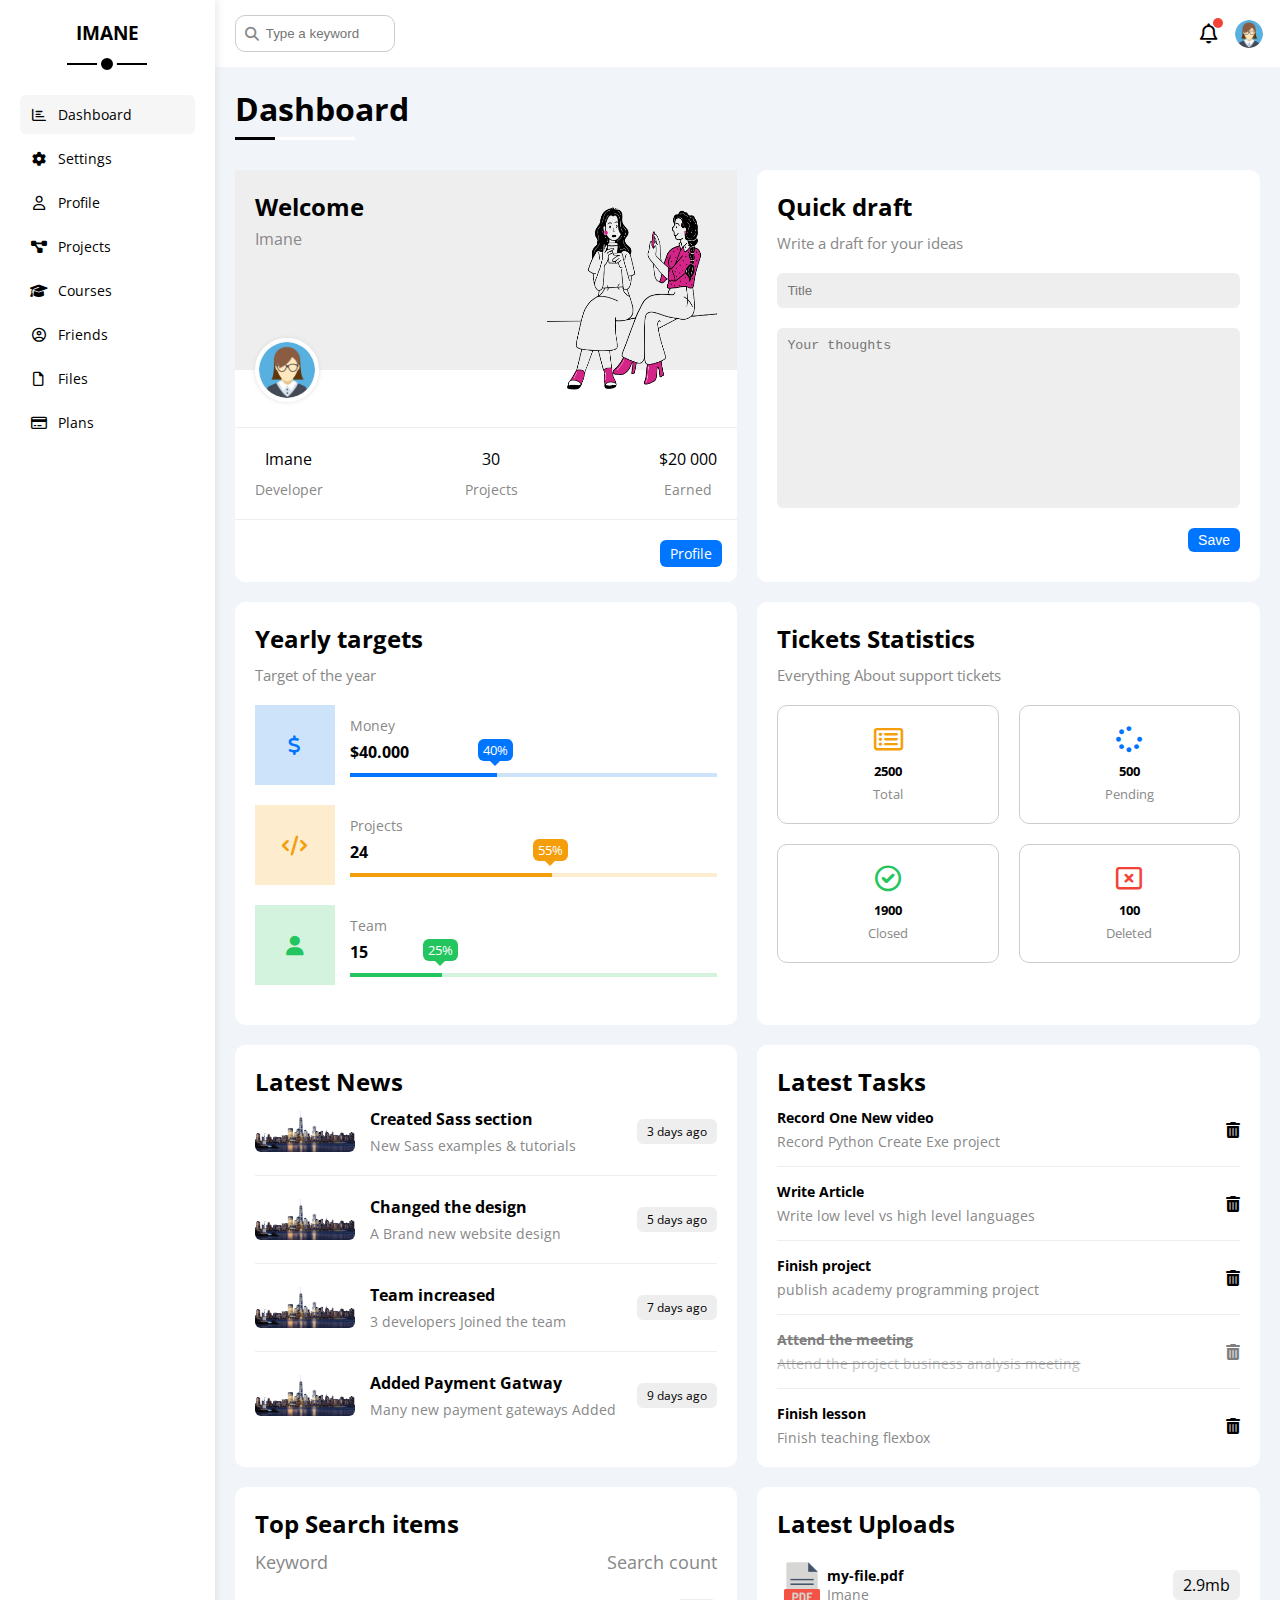
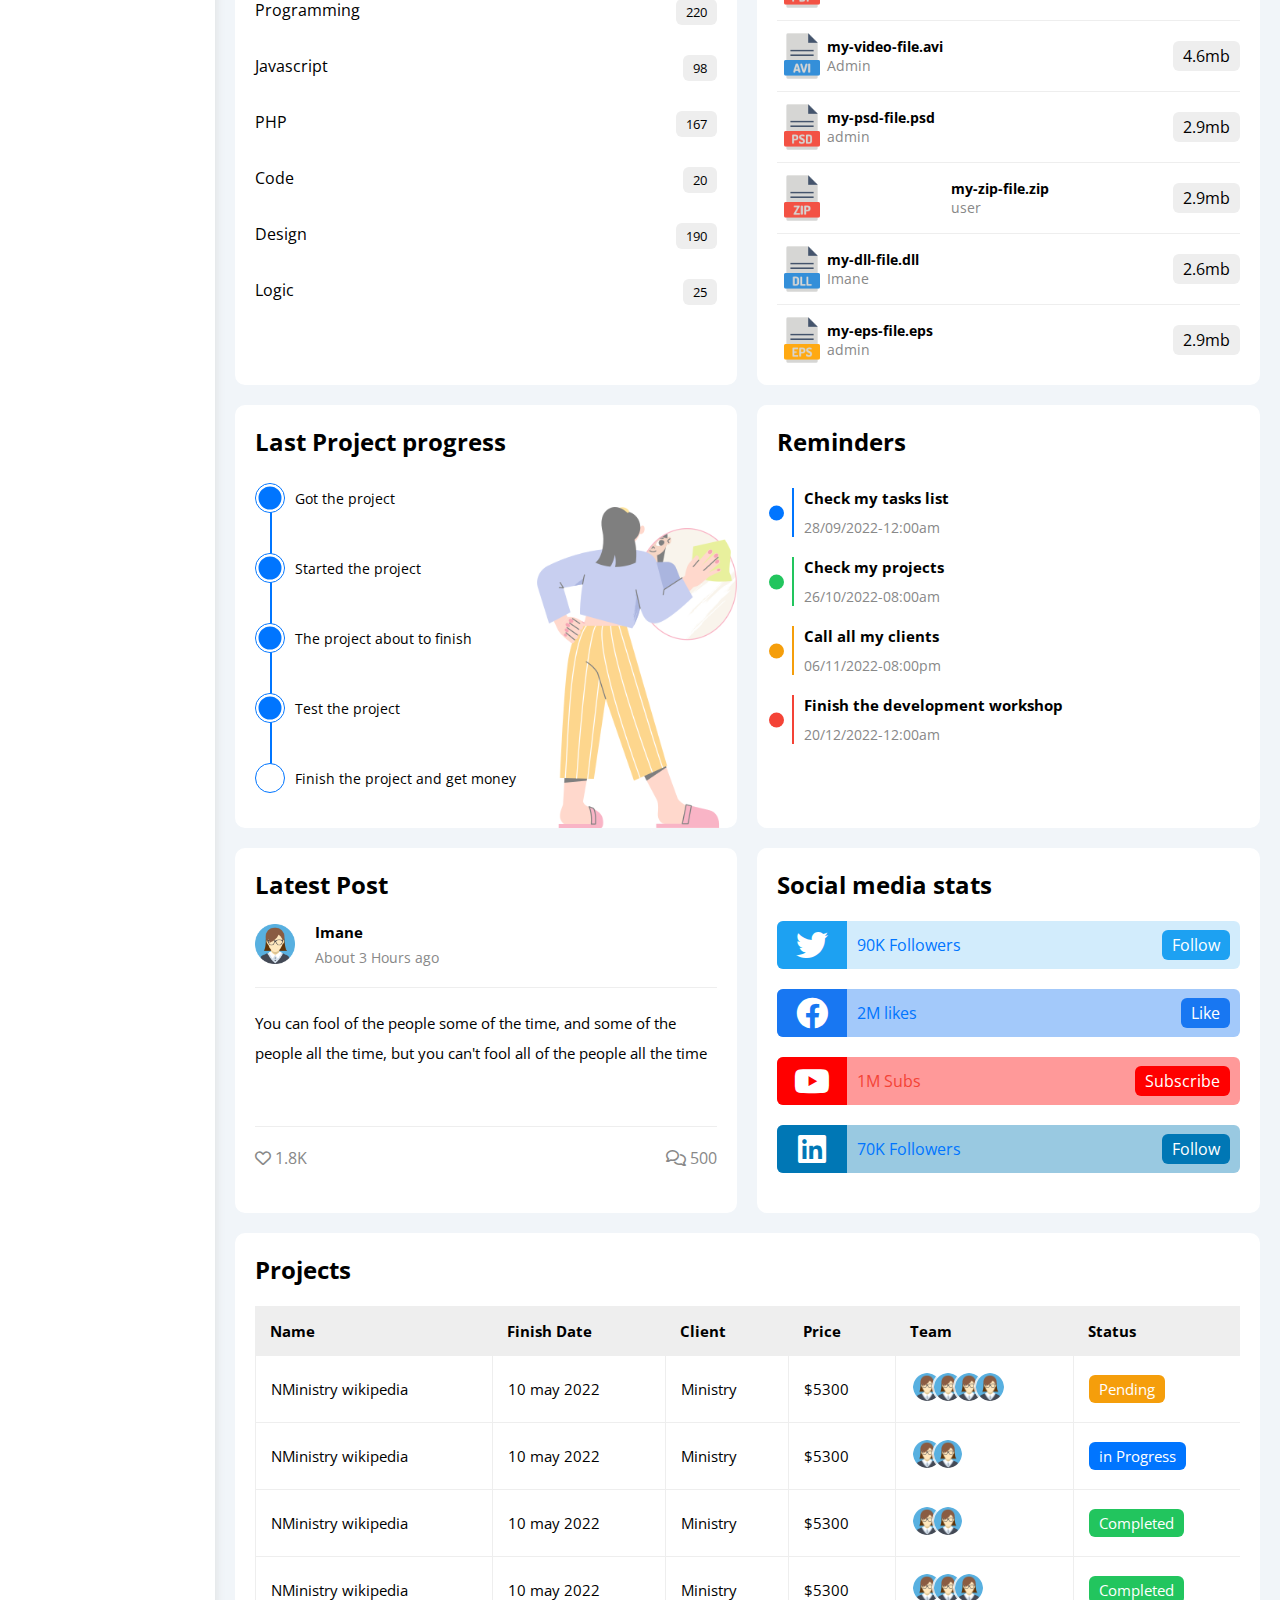
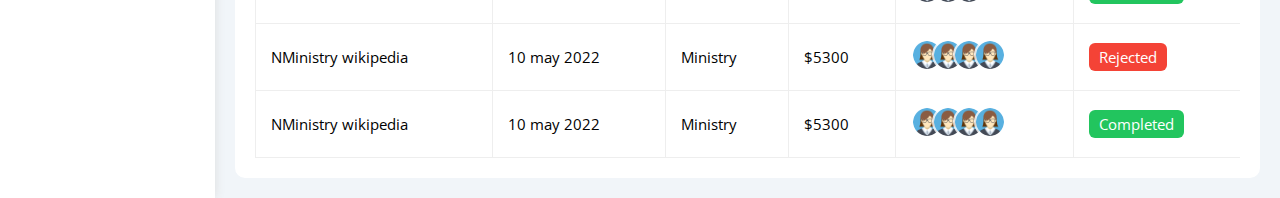
<file: index.html>
<!DOCTYPE html>
<html lang="en">
  <head>
    <meta charset="UTF-8" />
    <meta http-equiv="X-UA-Compatible" content="IE=edge" />
    <meta name="viewport" content="width=device-width, initial-scale=1.0" />
    <link rel="stylesheet" href="css/framwork.css" />
    <link rel="stylesheet" href="css/master.css" />
    <link rel="stylesheet" href="css/all.min.css" />
    <link rel="preconnect" href="https://fonts.googleapis.com" />
    <link rel="preconnect" href="https://fonts.gstatic.com" crossorigin />
    <link
      href="https://fonts.googleapis.com/css2?family=Open+Sans:wght@300;500&display=swap"
      rel="stylesheet"
    />
    <title>Dashboard</title>
  </head>
  <body>
    <div class="page d-flex">
      <div class="sidebar bg-white p-20 p-relative">
        <h3 class="p-relative txt-c mt-0">IMANE</h3>
        <ul>
          <li>
            <a
              class="active d-flex align-center fs-14 c-black rad-6 p-10"
              href="index.html"
            >
              <i class="fa-regular fa-chart-bar fa-fw"></i>
              <span>Dashboard</span>
            </a>
          </li>
          <li>
            <a
              class="d-flex align-center fs-14 c-black rad-6 p-10"
              href="settings.html"
            >
              <i class="fa-solid fa-gear fa-fw"></i>
              <span>Settings</span>
            </a>
          </li>
          <li>
            <a
              class="d-flex align-center fs-14 c-black rad-6 p-10"
              href="profile.html"
            >
              <i class="fa-regular fa-user fa-fw"></i>
              <span>Profile</span>
            </a>
          </li>
          <li>
            <a
              class="d-flex align-center fs-14 c-black rad-6 p-10"
              href="projects.html"
            >
              <i class="fa-solid fa-diagram-project fa-fw"></i>
              <span>Projects</span>
            </a>
          </li>
          <li>
            <a
              class="d-flex align-center fs-14 c-black rad-6 p-10"
              href="courses.html"
            >
              <i class="fa-solid fa-graduation-cap fa-fw"></i>
              <span>Courses</span>
            </a>
          </li>
          <li>
            <a
              class="d-flex align-center fs-14 c-black rad-6 p-10"
              href="friends.html"
            >
              <i class="fa-regular fa-circle-user fa-fw"></i>
              <span>Friends</span>
            </a>
          </li>
          <li>
            <a
              class="d-flex align-center fs-14 c-black rad-6 p-10"
              href="files.html"
            >
              <i class="fa-regular fa-file fa-fw"></i>
              <span>Files</span>
            </a>
          </li>
          <li>
            <a
              class="d-flex align-center fs-14 c-black rad-6 p-10"
              href="plans.html"
            >
              <i class="fa-regular fa-credit-card fa-fw"></i>
              <span>Plans</span>
            </a>
          </li>
        </ul>
      </div>
      <div class="content w-full">
        <!-- Start Head -->
        <div class="head bg-white p-15 between-flex">
          <div class="search p-relative">
            <input
              class="p-10"
              type="search"
              name=""
              id=""
              placeholder="Type a keyword"
            />
          </div>
          <div class="icons d-flex align-center">
            <span class="notification p-relative">
              <i class="fa-regular fa-bell fa-lg"></i>
            </span>
            <img class="avatar ml-15" src="images/avatar.png" alt="" />
          </div>
        </div>
        <!-- End head -->
        <h1 class="p-relative">Dashboard</h1>
        <div class="wrapper d-grid gap-20">
          <div class="welcome bg-white rad-10 txt-c-mobile block-mobile">
            <div class="intro p-20 d-flex space-between bg-eee">
              <div>
                <h2 class="m-0">Welcome</h2>
                <p class="c-grey mt-5">Imane</p>
              </div>
              <img
                class="welcom-img hide-mobile"
                src="images/welcome.png"
                alt=""
              />
            </div>
            <img class="avatar border-half" src="images/avatar.png" alt="" />
            <div
              class="body txt-c between-flex p-20 mt-20 mb-20 block-mobile border-b-eee border-t-eee"
            >
              <div>
                Imane
                <span class="d-block c-grey fs-14 mt-10"> Developer</span>
              </div>
              <div>
                30
                <span class="d-block c-grey fs-14 mt-10"> Projects</span>
              </div>
              <div>
                $20 000
                <span class="d-block c-grey fs-14 mt-10"> Earned</span>
              </div>
            </div>
            <a
              class="visit d-block fs-14 bg-blue c-white w-fit btn-shape"
              href="profile.html"
              >Profile</a
            >
          </div>
          <!-- Start quick draft -->
          <div class="quick-draft p-20 bg-white rad-10">
            <h2 class="mt-0 mb-10">Quick draft</h2>
            <p class="mt-0 mb-20 c-grey fs-15">Write a draft for your ideas</p>
            <form>
              <input
                class="d-block mb-20 w-full p-10 b-none bg-eee rad-6"
                type="text"
                placeholder="Title"
              />
              <textarea
                class="d-block mb-20 w-full p-10 b-none bg-eee rad-6"
                placeholder="Your thoughts"
              ></textarea>
              <input
                class="save d-block fs-14 bg-blue c-white b-none w-fit btn-shape"
                type="submit"
                value="Save"
              />
            </form>
          </div>
          <!-- End quick draft -->
          <!-- Start Target -->
          <div class="targets p-20 bg-white rad-10">
            <h2 class="mt-0 mb-10">Yearly targets</h2>
            <p class="mt-0 mb-20 c-grey fs-15">Target of the year</p>
            <div class="target-row mb-20 d-flex align-center blue">
              <div class="icon center-flex">
                <i class="fa-solid fa-dollar-sign fa-lg c-blue"></i>
              </div>
              <div class="details flex-1">
                <span class="fs-14 c-grey">Money</span>
                <span class="d-block mt-5 mb-10 fw-bold">$40.000</span>
                <div class="progress p-relative">
                  <span class="bg-blue blue p-absolute" style="width: 40%">
                    <span class="bg-blue p-absolute">40%</span></span
                  >
                </div>
              </div>
            </div>
            <div class="target-row mb-20 d-flex align-center orange">
              <div class="icon center-flex">
                <i class="fa-solid fa-code fa-lg c-orange"></i>
              </div>
              <div class="details flex-1">
                <span class="fs-14 c-grey">Projects</span>
                <span class="d-block mt-5 mb-10 fw-bold">24</span>
                <div class="progress p-relative">
                  <span class="bg-orange orange p-absolute" style="width: 55%">
                    <span class="bg-orange p-absolute">55%</span></span
                  >
                </div>
              </div>
            </div>
            <div class="target-row mb-20 d-flex align-center green">
              <div class="icon center-flex">
                <i class="fa-solid fa-user fa-lg c-green"></i>
              </div>
              <div class="details flex-1">
                <span class="fs-14 c-grey">Team</span>
                <span class="d-block mt-5 mb-10 fw-bold">15</span>
                <div class="progress p-relative">
                  <span class="bg-green green p-absolute" style="width: 25%">
                    <span class="bg-green p-absolute">25%</span></span
                  >
                </div>
              </div>
            </div>
          </div>
          <!-- End Target -->
          <!-- Start ticket -->
          <div class="tickets p-20 bg-white rad-10">
            <h2 class="mt-0 mb-10">Tickets Statistics</h2>
            <p class="mt-0 mb-20 c-grey fs-15">
              Everything About support tickets
            </p>
            <div class="d-flex txt-c gap-20 f-wrap">
              <div class="box p-20 rad-10 fs-13 c-grey">
                <i
                  class="fa-regular fa-rectangle-list fa-2x mb-10 c-orange"
                ></i>
                <span class="d-block c-black fw-bold fs-25 mb-5">2500</span>
                Total
              </div>
              <div class="box p-20 rad-10 fs-13 c-grey">
                <i class="fa-solid fa-spinner fa-2x mb-10 c-blue"></i>
                <span class="d-block c-black fw-bold fs-25 mb-5">500</span>
                Pending
              </div>
              <div class="box p-20 rad-10 fs-13 c-grey">
                <i class="fa-regular fa-circle-check fa-2x mb-10 c-green"></i>
                <span class="d-block c-black fw-bold fs-25 mb-5">1900</span>
                Closed
              </div>
              <div class="box p-20 rad-10 fs-13 c-grey">
                <i class="fa-regular fa-rectangle-xmark fa-2x mb-10 c-red"></i>
                <span class="d-block c-black fw-bold fs-25 mb-5">100</span>
                Deleted
              </div>
            </div>
          </div>
          <!-- End ticket -->
          <!-- Start latest news -->
          <div class="latest-news p-20 bg-white rad-10 txt-c-mobile">
            <h2 class="mt-0 mb-10">Latest News</h2>
            <div class="news-row d-flex align-center mb-20 pb-20 border-b-eee">
              <img src="images/news.png" alt="news" />
              <div class="info flex-1">
                <h3 class="fs-14">Created Sass section</h3>
                <p class="m-0 c-grey fs-14">New Sass examples & tutorials</p>
              </div>
              <span class="btn-shape bg-eee fs-12 p-10 label">3 days ago</span>
            </div>
            <div class="news-row d-flex align-center mb-20 pb-20 border-b-eee">
              <img src="images/news.png" alt="news" />
              <div class="info flex-1">
                <h3 class="fs-14">Changed the design</h3>
                <p class="m-0 c-grey fs-14">A Brand new website design</p>
              </div>
              <span class="btn-shape bg-eee fs-12 p-10 label">5 days ago</span>
            </div>
            <div class="news-row d-flex align-center mb-20 pb-20 border-b-eee">
              <img src="images/news.png" alt="news" />
              <div class="info flex-1">
                <h3 class="fs-14">Team increased</h3>
                <p class="m-0 c-grey fs-14">3 developers Joined the team</p>
              </div>
              <span class="btn-shape bg-eee fs-12 p-10 label">7 days ago</span>
            </div>
            <div class="news-row d-flex align-center">
              <img src="images/news.png" alt="news" />
              <div class="info flex-1">
                <h3 class="fs-14">Added Payment Gatway</h3>
                <p class="m-0 c-grey fs-14">Many new payment gateways Added</p>
              </div>
              <span class="btn-shape bg-eee fs-12 p-10 label">9 days ago</span>
            </div>
          </div>
          <!-- End latest news -->
          <!-- Start Tasks -->
          <div class="tasks p-20 bg-white rad-10">
            <h2 class="mt-0 mb-10">Latest Tasks</h2>
            <div class="task-row d-flex align-center mb-15 pb-15 border-b-eee">
              <div class="task-desc flex-1">
                <h3 class="fs-14 mb-5">Record One New video</h3>
                <p class="c-grey fs-14 mt-5">
                  Record Python Create Exe project
                </p>
              </div>
              <i class="fa-solid fa-trash-can delete-task"></i>
            </div>
            <div class="task-row d-flex align-center mb-15 pb-15 border-b-eee">
              <div class="task-desc flex-1">
                <h3 class="fs-14 mb-5">Write Article</h3>
                <p class="c-grey fs-14 mt-5">
                  Write low level vs high level languages
                </p>
              </div>
              <i class="fa-solid fa-trash-can delete-task"></i>
            </div>
            <div class="task-row d-flex align-center mb-15 pb-15 border-b-eee">
              <div class="task-desc flex-1">
                <h3 class="fs-14 mb-5">Finish project</h3>
                <p class="c-grey fs-14 mt-5">
                  publish academy programming project
                </p>
              </div>
              <i class="fa-solid fa-trash-can delete-task"></i>
            </div>
            <div
              class="task-row d-flex align-center mb-15 pb-15 border-b-eee task-done"
            >
              <div class="task-desc flex-1">
                <h3 class="fs-14 mb-5">Attend the meeting</h3>
                <p class="c-grey fs-14 mt-5">
                  Attend the project business analysis meeting
                </p>
              </div>
              <i class="fa-solid fa-trash-can delete-task"></i>
            </div>
            <div class="task-row d-flex align-center">
              <div class="task-desc flex-1">
                <h3 class="fs-14 mb-5">Finish lesson</h3>
                <p class="c-grey fs-14 mt-5">Finish teaching flexbox</p>
              </div>
              <i class="fa-solid fa-trash-can delete-task"></i>
            </div>
          </div>
          <!-- End Tasks -->
          <!-- Start top search items -->
          <div class="search-items p-20 bg-white rad-10">
            <h2 class="mt-0 mb-10">Top Search items</h2>
            <div class="search-head d-flex between-flex c-grey mb-10">
              <span class="fs-18">Keyword</span>
              <span class="fs-18">Search count</span>
            </div>
            <div class="search-row d-flex space-between pt-15 pb-15">
              <span>Programming</span>
              <span class="btn-shape fs-13 bg-eee">220</span>
            </div>
            <div class="search-row d-flex space-between pt-15 pb-15">
              <span>Javascript</span>
              <span class="btn-shape fs-13 bg-eee">98</span>
            </div>
            <div class="search-row d-flex space-between pt-15 pb-15">
              <span>PHP</span>
              <span class="btn-shape fs-13 bg-eee">167</span>
            </div>
            <div class="search-row d-flex space-between pt-15 pb-15">
              <span>Code</span>
              <span class="btn-shape fs-13 bg-eee">20</span>
            </div>
            <div class="search-row d-flex space-between pt-15 pb-15">
              <span>Design</span>
              <span class="btn-shape fs-13 bg-eee">190</span>
            </div>
            <div class="search-row d-flex space-between pt-15 pb-15">
              <span>Logic</span>
              <span class="btn-shape fs-13 bg-eee">25</span>
            </div>
          </div>
          <!-- End top search items -->
          <!-- Start latest uploads -->
          <div class="upload p-20 bg-white rad-10">
            <h2 class="mt-0 mb-10">Latest Uploads</h2>
            <div class="upload-row between-flex pt-10 pb-10 border-b-eee">
              <img src="images/pdf.png" alt="pdf icon" />
              <div class="upload-info flex-1">
                <h3 class="fs-14">my-file.pdf</h3>
                <p class="fs-14 c-grey">Imane</p>
              </div>
              <span class="btn-shape bg-eee">2.9mb</span>
            </div>
            <div class="upload-row between-flex pt-10 pb-10 border-b-eee">
              <img src="images/avi.png" alt="pdf icon" />
              <div class="upload-info flex-1">
                <h3 class="fs-14">my-video-file.avi</h3>
                <p class="fs-14 c-grey">Admin</p>
              </div>
              <span class="btn-shape bg-eee">4.6mb</span>
            </div>
            <div class="upload-row between-flex pt-10 pb-10 border-b-eee">
              <img src="images/psd.png" alt="pdf icon" />
              <div class="upload-info flex-1">
                <h3 class="fs-14">my-psd-file.psd</h3>
                <p class="fs-14 c-grey">admin</p>
              </div>
              <span class="btn-shape bg-eee">2.9mb</span>
            </div>
            <div class="upload-row between-flex pt-10 pb-10 border-b-eee">
              <img src="images/zip.png" alt="pdf icon" />
              <div class="upload-info">
                <h3 class="fs-14">my-zip-file.zip</h3>
                <p class="fs-14 c-grey">user</p>
              </div>
              <span class="btn-shape bg-eee">2.9mb</span>
            </div>
            <div class="upload-row between-flex pt-10 pb-10 border-b-eee">
              <img src="images/dll.png" alt="pdf icon" />
              <div class="upload-info flex-1">
                <h3 class="fs-14">my-dll-file.dll</h3>
                <p class="fs-14 c-grey">Imane</p>
              </div>
              <span class="btn-shape bg-eee">2.6mb</span>
            </div>
            <div class="upload-row between-flex pt-10">
              <img src="images/eps.png" alt="pdf icon" />
              <div class="upload-info flex-1">
                <h3 class="fs-14">my-eps-file.eps</h3>
                <p class="fs-14 c-grey">admin</p>
              </div>
              <span class="btn-shape bg-eee">2.9mb</span>
            </div>
          </div>
          <!-- end latest uploads -->
          <!-- Start Project progress -->
          <div class="progress p-20 bg-white rad-10 p-relative">
            <h2 class="mt-0 mb-10">Last Project progress</h2>
            <div class="progress-content p-relative">
              <div
                class="progress-row d-flex align-center p-relative pt-15 pb-15"
              >
                <span class="progress-circle p-relative done"></span>
                <p class="fs-14 ml-10">Got the project</p>
              </div>
              <div
                class="progress-row d-flex align-center p-relative pt-15 pb-15"
              >
                <span class="progress-circle p-relative done"></span>
                <p class="fs-14 ml-10">Started the project</p>
              </div>
              <div
                class="progress-row d-flex align-center p-relative pt-15 pb-15"
              >
                <span class="progress-circle p-relative done"></span>
                <p class="fs-14 ml-10">The project about to finish</p>
              </div>
              <div
                class="progress-row d-flex align-center p-relative pt-15 pb-15"
              >
                <span class="progress-circle p-relative current"></span>
                <p class="fs-14 ml-10">Test the project</p>
              </div>
              <div
                class="progress-row d-flex align-center p-relative pt-15 pb-15"
              >
                <span class="progress-circle p-relative"></span>
                <p class="fs-14 ml-10">Finish the project and get money</p>
              </div>
            </div>
            <img
              class="progress-img p-absolute hide-mobile"
              src="images/progress-flower.png"
              alt=""
            />
          </div>
          <!-- End project progress -->
          <!-- Start reminder -->
          <div class="reminders p-20 bg-white rad-10">
            <h2 class="mt-0 mb-10">Reminders</h2>
            <ul class="reminder-list pt-10">
              <li
                class="reminder-row pl-10 mt-10 mb-20 p-relative reminder-blue"
              >
                <h3 class="fs-15 mb-10">Check my tasks list</h3>
                <p class="c-grey fs-14">28/09/2022-12:00am</p>
              </li>
              <li
                class="reminder-row pl-10 mt-10 mb-20 p-relative reminder-green"
              >
                <h3 class="fs-15 mb-10">Check my projects</h3>
                <p class="c-grey fs-14">26/10/2022-08:00am</p>
              </li>
              <li
                class="reminder-row pl-10 mt-10 mb-20 p-relative reminder-orange"
              >
                <h3 class="fs-15 mb-10">Call all my clients</h3>
                <p class="c-grey fs-14">06/11/2022-08:00pm</p>
              </li>
              <li class="reminder-row pl-10 mt-10 p-relative reminder-red">
                <h3 class="fs-15 mb-10">Finish the development workshop</h3>
                <p class="c-grey fs-14">20/12/2022-12:00am</p>
              </li>
            </ul>
          </div>
          <!-- End reminder -->
          <!-- Start latest post -->
          <div class="latest-post p-20 bg-white rad-10">
            <h2 class="mt-0 mb-10">Latest Post</h2>
            <div class="post-head d-flex align-center gap-20 mt-20">
              <img class="post-img" src="images/avatar.png" alt="avatar" />
              <div class="post-auther">
                <span class="fs-15 fw-bold">Imane</span>
                <p class="c-grey fs-14 mt-5">About 3 Hours ago</p>
              </div>
            </div>
            <p
              class="post-p fs-15 pt-20 pb-20 mt-20 lh-2 border-b-eee border-t-eee"
            >
              You can fool of the people some of the time, and some of the
              people all the time, but you can't fool all of the people all the
              time
            </p>
            <div class="post-feet d-flex between-flex pt-20 c-grey">
              <div class="post-likes">
                <i class="fa-regular fa-heart"></i>
                <span>1.8K</span>
              </div>
              <div class="post-comments">
                <i class="fa-regular fa-comments"></i>
                <span>500</span>
              </div>
            </div>
          </div>
          <!-- End latest post -->
          <!-- Start social media stats-->
          <div class="latest-post p-20 bg-white rad-10">
            <h2 class="mt-0 mb-10">Social media stats</h2>
            <ul class="social-stats mt-20">
              <li class="social-row d-flex align-center twitter-row rad-6">
                <!-- <i class="fa-brands fa-square-twitter fa-4x"></i> -->
                <div
                  class="social-icon d-flex align-center space-center bg-blue"
                >
                  <i class="fa-brands fa-twitter c-white fa-2x"></i>
                </div>
                <div
                  class="social-follow d-flex flex-1 space-between align-center ml-10 mr-10"
                >
                  <span class="c-blue">90K Followers</span>
                  <span class="btn-shape social-btn c-white">Follow</span>
                </div>
              </li>
              <li class="social-row d-flex align-center facebook-row rad-6">
                <!-- <i class="fa-brands fa-square-twitter fa-4x"></i> -->
                <div
                  class="social-icon d-flex align-center space-center bg-blue"
                >
                  <i class="fa-brands fa-facebook c-white fa-2x"></i>
                </div>
                <div
                  class="social-follow d-flex flex-1 space-between align-center ml-10 mr-10"
                >
                  <span class="c-blue">2M likes</span>
                  <span class="btn-shape social-btn c-white">Like</span>
                </div>
              </li>
              <li class="social-row d-flex align-center youtube-row rad-6">
                <!-- <i class="fa-brands fa-square-twitter fa-4x"></i> -->
                <div
                  class="social-icon d-flex align-center space-center bg-blue"
                >
                  <i class="fa-brands fa-youtube c-white fa-2x"></i>
                </div>
                <div
                  class="social-follow d-flex flex-1 space-between align-center ml-10 mr-10"
                >
                  <span class="c-red">1M Subs</span>
                  <span class="btn-shape social-btn c-white">Subscribe</span>
                </div>
              </li>
              <li class="social-row d-flex align-center linkedin-row rad-6">
                <!-- <i class="fa-brands fa-square-twitter fa-4x"></i> -->
                <div
                  class="social-icon d-flex align-center space-center bg-blue"
                >
                  <i class="fa-brands fa-linkedin c-white fa-2x"></i>
                </div>
                <div
                  class="social-follow d-flex flex-1 space-between align-center ml-10 mr-10"
                >
                  <span class="c-blue">70K Followers</span>
                  <span class="btn-shape social-btn c-white">Follow</span>
                </div>
              </li>
            </ul>
          </div>
          <!-- End docial media stats -->
        </div>
        <!-- Start projects table -->
        <div class="projects p-20 bg-white rad-10 m-20">
          <h2 class="mt-0 mb-20">Projects</h2>
          <div class="responsive-table">
            <table class="fs-15 w-full">
              <thead>
                <tr>
                  <td>Name</td>
                  <td>Finish Date</td>
                  <td>Client</td>
                  <td>Price</td>
                  <td>Team</td>
                  <td>Status</td>
                </tr>
              </thead>
              <tbody>
                <tr>
                  <td>NMinistry wikipedia</td>
                  <td>10 may 2022</td>
                  <td>Ministry</td>
                  <td>$5300</td>
                  <td>
                    <img class="avatar" src="images/avatar.png" alt="" />
                    <img class="avatar" src="images/avatar.png" alt="" />
                    <img class="avatar" src="images/avatar.png" alt="" />
                    <img class="avatar" src="images/avatar.png" alt="" />
                  </td>
                  <td>
                    <span class="project-label bg-orange c-white btn-shape"
                      >Pending</span
                    >
                  </td>
                </tr>
                <tr>
                  <td>NMinistry wikipedia</td>
                  <td>10 may 2022</td>
                  <td>Ministry</td>
                  <td>$5300</td>
                  <td>
                    <img class="avatar" src="images/avatar.png" alt="" />
                    <img class="avatar" src="images/avatar.png" alt="" />
                  </td>
                  <td>
                    <span class="project-label bg-blue c-white btn-shape"
                      >in Progress</span
                    >
                  </td>
                </tr>
                <tr>
                  <td>NMinistry wikipedia</td>
                  <td>10 may 2022</td>
                  <td>Ministry</td>
                  <td>$5300</td>
                  <td>
                    <img class="avatar" src="images/avatar.png" alt="" />
                    <img class="avatar" src="images/avatar.png" alt="" />
                  </td>
                  <td>
                    <span class="project-label bg-green c-white btn-shape"
                      >Completed</span
                    >
                  </td>
                </tr>
                <tr>
                  <td>NMinistry wikipedia</td>
                  <td>10 may 2022</td>
                  <td>Ministry</td>
                  <td>$5300</td>
                  <td>
                    <img class="avatar" src="images/avatar.png" alt="" />
                    <img class="avatar" src="images/avatar.png" alt="" />
                    <img class="avatar" src="images/avatar.png" alt="" />
                  </td>
                  <td>
                    <span class="project-label bg-green c-white btn-shape"
                      >Completed</span
                    >
                  </td>
                </tr>
                <tr>
                  <td>NMinistry wikipedia</td>
                  <td>10 may 2022</td>
                  <td>Ministry</td>
                  <td>$5300</td>
                  <td>
                    <img class="avatar" src="images/avatar.png" alt="" />
                    <img class="avatar" src="images/avatar.png" alt="" />
                    <img class="avatar" src="images/avatar.png" alt="" />
                    <img class="avatar" src="images/avatar.png" alt="" />
                  </td>
                  <td>
                    <span class="project-label bg-red c-white btn-shape"
                      >Rejected</span
                    >
                  </td>
                </tr>
                <tr>
                  <td>NMinistry wikipedia</td>
                  <td>10 may 2022</td>
                  <td>Ministry</td>
                  <td>$5300</td>
                  <td>
                    <img class="avatar" src="images/avatar.png" alt="" />
                    <img class="avatar" src="images/avatar.png" alt="" />
                    <img class="avatar" src="images/avatar.png" alt="" />
                    <img class="avatar" src="images/avatar.png" alt="" />
                  </td>
                  <td>
                    <span class="project-label bg-green c-white btn-shape"
                      >Completed</span
                    >
                  </td>
                </tr>
              </tbody>
            </table>
          </div>
        </div>
        <!-- End projects table -->
      </div>
    </div>
  </body>
</html>
</file>
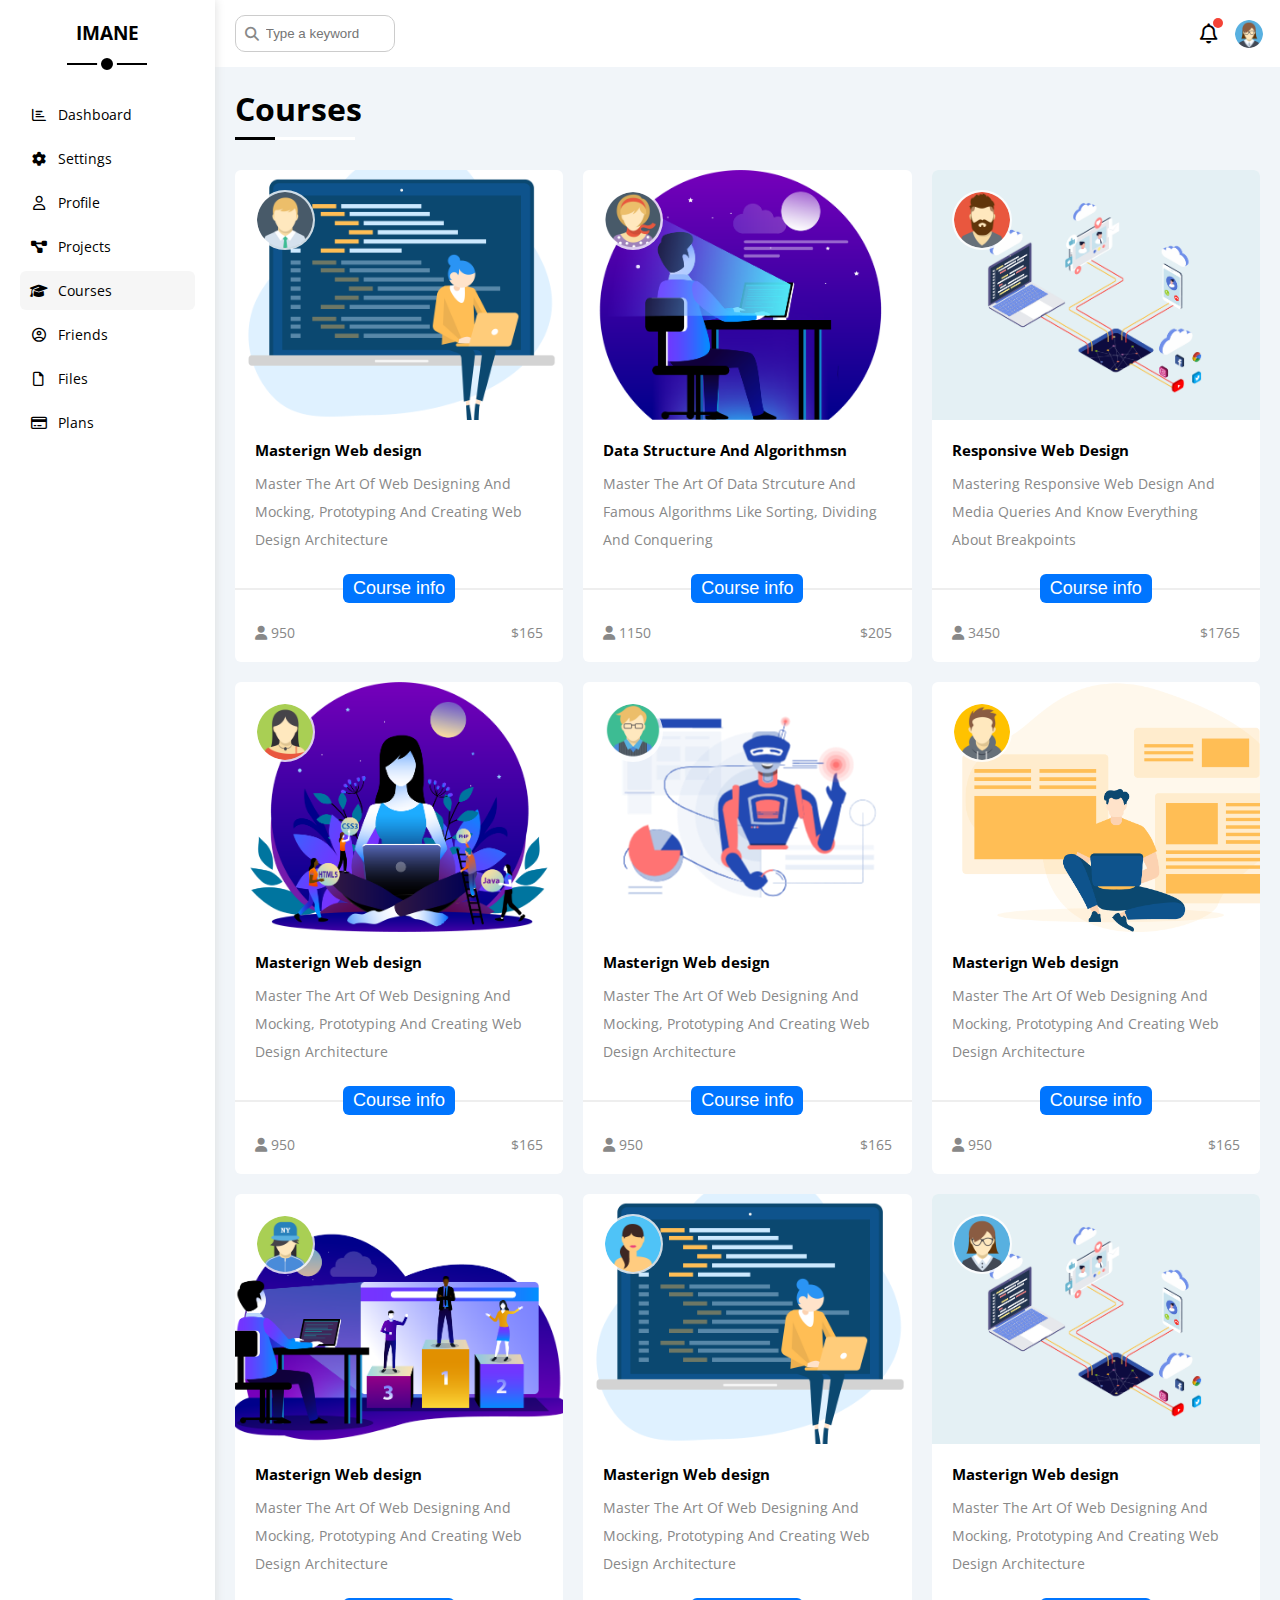
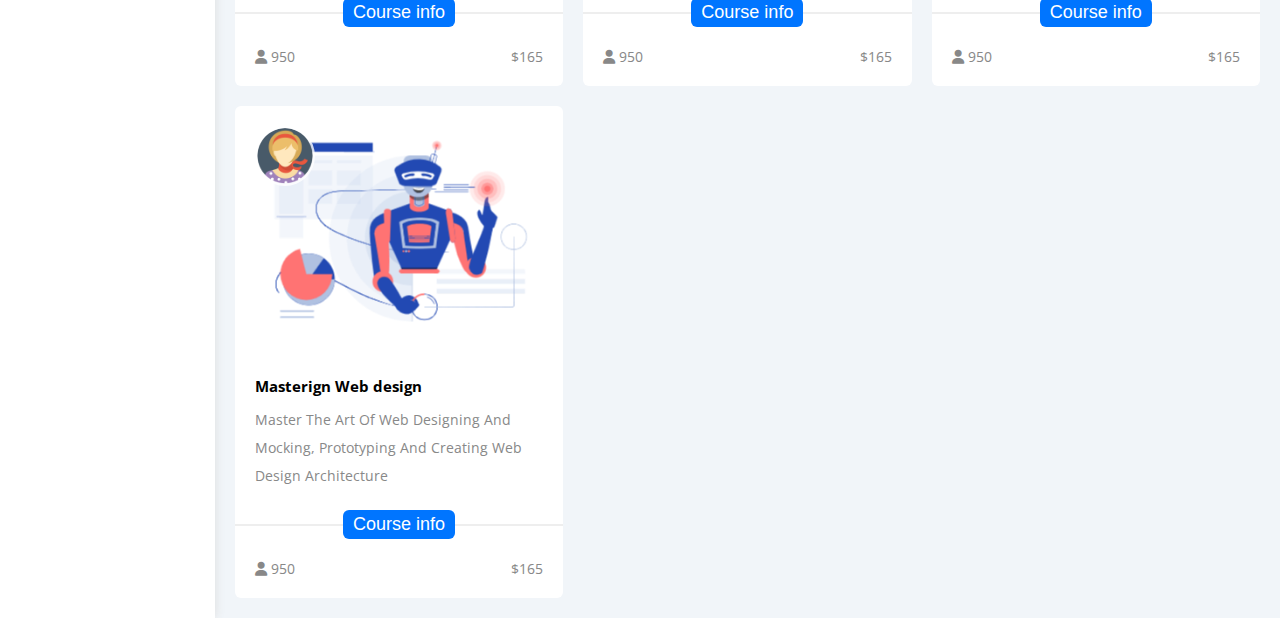
<file: courses.html>
<!DOCTYPE html>
<html lang="en">
  <head>
    <meta charset="UTF-8" />
    <meta http-equiv="X-UA-Compatible" content="IE=edge" />
    <meta name="viewport" content="width=device-width, initial-scale=1.0" />
    <link rel="stylesheet" href="css/framwork.css" />
    <link rel="stylesheet" href="css/master.css" />
    <link rel="stylesheet" href="css/all.min.css" />
    <link rel="preconnect" href="https://fonts.googleapis.com" />
    <link rel="preconnect" href="https://fonts.gstatic.com" crossorigin />
    <link
      href="https://fonts.googleapis.com/css2?family=Open+Sans:wght@300;500&display=swap"
      rel="stylesheet"
    />
    <title>Courses</title>
  </head>
  <body>
    <div class="page d-flex">
      <div class="sidebar bg-white p-20 p-relative">
        <h3 class="p-relative txt-c mt-0">IMANE</h3>
        <ul>
          <li>
            <a
              class="d-flex align-center fs-14 c-black rad-6 p-10"
              href="index.html"
            >
              <i class="fa-regular fa-chart-bar fa-fw"></i>
              <span>Dashboard</span>
            </a>
          </li>
          <li>
            <a
              class="d-flex align-center fs-14 c-black rad-6 p-10"
              href="settings.html"
            >
              <i class="fa-solid fa-gear fa-fw"></i>
              <span>Settings</span>
            </a>
          </li>
          <li>
            <a
              class="d-flex align-center fs-14 c-black rad-6 p-10"
              href="profile.html"
            >
              <i class="fa-regular fa-user fa-fw"></i>
              <span>Profile</span>
            </a>
          </li>
          <li>
            <a
              class="d-flex align-center fs-14 c-black rad-6 p-10"
              href="projects.html"
            >
              <i class="fa-solid fa-diagram-project fa-fw"></i>
              <span>Projects</span>
            </a>
          </li>
          <li>
            <a
              class="active d-flex align-center fs-14 c-black rad-6 p-10"
              href="courses.html"
            >
              <i class="fa-solid fa-graduation-cap fa-fw"></i>
              <span>Courses</span>
            </a>
          </li>
          <li>
            <a
              class="d-flex align-center fs-14 c-black rad-6 p-10"
              href="friends.html"
            >
              <i class="fa-regular fa-circle-user fa-fw"></i>
              <span>Friends</span>
            </a>
          </li>
          <li>
            <a
              class="d-flex align-center fs-14 c-black rad-6 p-10"
              href="files.html"
            >
              <i class="fa-regular fa-file fa-fw"></i>
              <span>Files</span>
            </a>
          </li>
          <li>
            <a
              class="d-flex align-center fs-14 c-black rad-6 p-10"
              href="plans.html"
            >
              <i class="fa-regular fa-credit-card fa-fw"></i>
              <span>Plans</span>
            </a>
          </li>
        </ul>
      </div>
      <div class="content w-full">
        <!-- Start Head -->
        <div class="head bg-white p-15 between-flex">
          <div class="search p-relative">
            <input
              class="p-10"
              type="search"
              name=""
              id=""
              placeholder="Type a keyword"
            />
          </div>
          <div class="icons d-flex align-center">
            <span class="notification p-relative">
              <i class="fa-regular fa-bell fa-lg"></i>
            </span>
            <img class="avatar ml-15" src="images/avatar.png" alt="" />
          </div>
        </div>
        <!-- End head -->
        <h1 class="p-relative">Courses</h1>
        <div class="courses-page d-grid gap-20 wrapper-300 m-20">
            <div class="course bg-white rad-6 p-relative">
                <img  class="avatar p-absolute course-avatar" src="images/avatar-02.png" alt="course avatar">
                <div class="course-img-box">
                    <img class="course-img w-full" src="images/courses-01.png" alt="webd design">
                </div>
                <div class="course-desc p-20">
                    <h2 class="fs-15 mb-10"> Masterign Web design</h2>
                    <p class="c-grey fs-14 lh-2">
                        Master The Art Of Web Designing And Mocking, Prototyping And Creating Web Design Architecture
                    </p>
                </div>
                <div class="course-btn w-full p-relative p-0">
                   <button class="d-block m-inline-auto btn-shape b-none bg-blue c-white fs-18">Course info</button>
                </div>
                <div class="course-info between-flex c-grey fs-14 p-20">
                    <div>
                        <span><i class="fa-solid fa-user"></i></span>
                        <span>950</span>
                    </div>
                    <span>$165</span>
                </div>
            </div>
            <div class="course bg-white rad-6 p-relative">
                <img  class="avatar p-absolute course-avatar" src="images/avatar-01.png" alt="course avatar">
                <div class="course-img-box">
                    <img class="course-img w-full" src="images/courses-02.png" alt="webd design">
                </div>
                <div class="course-desc p-20">
                    <h2 class="fs-15 mb-10"> Data Structure And Algorithmsn</h2>
                    <p class="c-grey fs-14 lh-2">
                        Master The Art Of Data Strcuture And Famous Algorithms Like Sorting, Dividing And Conquering
                    </p>
                </div>
                <div class="course-btn w-full p-relative p-0">
                   <button class="d-block m-inline-auto btn-shape b-none bg-blue c-white fs-18">Course info</button>
                </div>
                <div class="course-info between-flex c-grey fs-14 p-20">
                    <div>
                        <span><i class="fa-solid fa-user"></i></span>
                        <span>1150</span>
                    </div>
                    <span>$205</span>
                </div>
            </div>
            <div class="course bg-white rad-6 p-relative">
                <img  class="avatar p-absolute course-avatar" src="images/avatar-03-m.png" alt="course avatar">
                <div class="course-img-box">
                    <img class="course-img w-full" src="images/courses-03.png" alt="webd design">
                </div>
                <div class="course-desc p-20">
                    <h2 class="fs-15 mb-10">Responsive Web Design</h2>
                    <p class="c-grey fs-14 lh-2">
                        Mastering Responsive Web Design And Media Queries And Know Everything About Breakpoints
                    </p>
                </div>
                <div class="course-btn w-full p-relative p-0">
                   <button class="d-block m-inline-auto btn-shape b-none bg-blue c-white fs-18">Course info</button>
                </div>
                <div class="course-info between-flex c-grey fs-14 p-20">
                    <div>
                        <span><i class="fa-solid fa-user"></i></span>
                        <span>3450</span>
                    </div>
                    <span>$1765</span>
                </div>
            </div>
            <div class="course bg-white rad-6 p-relative">
                <img  class="avatar p-absolute course-avatar" src="images/avatar-04-f.png" alt="course avatar">
                <div class="course-img-box">
                    <img class="course-img w-full" src="images/courses-04.png" alt="webd design">
                </div>
                <div class="course-desc p-20">
                    <h2 class="fs-15 mb-10"> Masterign Web design</h2>
                    <p class="c-grey fs-14 lh-2">
                        Master The Art Of Web Designing And Mocking, Prototyping And Creating Web Design Architecture
                    </p>
                </div>
                <div class="course-btn w-full p-relative p-0">
                   <button class="d-block m-inline-auto btn-shape b-none bg-blue c-white fs-18">Course info</button>
                </div>
                <div class="course-info between-flex c-grey fs-14 p-20">
                    <div>
                        <span><i class="fa-solid fa-user"></i></span>
                        <span>950</span>
                    </div>
                    <span>$165</span>
                </div>
            </div>
            <div class="course bg-white rad-6 p-relative">
                <img  class="avatar p-absolute course-avatar" src="images/avatar-05-m.png" alt="course avatar">
                <div class="course-img-box">
                    <img class="course-img w-full" src="images/courses-05.png" alt="webd design">
                </div>
                <div class="course-desc p-20">
                    <h2 class="fs-15 mb-10"> Masterign Web design</h2>
                    <p class="c-grey fs-14 lh-2">
                        Master The Art Of Web Designing And Mocking, Prototyping And Creating Web Design Architecture
                    </p>
                </div>
                <div class="course-btn w-full p-relative p-0">
                   <button class="d-block m-inline-auto btn-shape b-none bg-blue c-white fs-18">Course info</button>
                </div>
                <div class="course-info between-flex c-grey fs-14 p-20">
                    <div>
                        <span><i class="fa-solid fa-user"></i></span>
                        <span>950</span>
                    </div>
                    <span>$165</span>
                </div>
            </div>
            <div class="course bg-white rad-6 p-relative">
                <img  class="avatar p-absolute course-avatar" src="images/avatar-06-m.png" alt="course avatar">
                <div class="course-img-box">
                    <img class="course-img w-full" src="images/courses-06.png" alt="webd design">
                </div>
                <div class="course-desc p-20">
                    <h2 class="fs-15 mb-10"> Masterign Web design</h2>
                    <p class="c-grey fs-14 lh-2">
                        Master The Art Of Web Designing And Mocking, Prototyping And Creating Web Design Architecture
                    </p>
                </div>
                <div class="course-btn w-full p-relative p-0">
                   <button class="d-block m-inline-auto btn-shape b-none bg-blue c-white fs-18">Course info</button>
                </div>
                <div class="course-info between-flex c-grey fs-14 p-20">
                    <div>
                        <span><i class="fa-solid fa-user"></i></span>
                        <span>950</span>
                    </div>
                    <span>$165</span>
                </div>
            </div>
            <div class="course bg-white rad-6 p-relative">
                <img  class="avatar p-absolute course-avatar" src="images/avatar-08-f.png" alt="course avatar">
                <div class="course-img-box">
                    <img class="course-img w-full" src="images/courses-07.png" alt="webd design">
                </div>
                <div class="course-desc p-20">
                    <h2 class="fs-15 mb-10"> Masterign Web design</h2>
                    <p class="c-grey fs-14 lh-2">
                        Master The Art Of Web Designing And Mocking, Prototyping And Creating Web Design Architecture
                    </p>
                </div>
                <div class="course-btn w-full p-relative p-0">
                   <button class="d-block m-inline-auto btn-shape b-none bg-blue c-white fs-18">Course info</button>
                </div>
                <div class="course-info between-flex c-grey fs-14 p-20">
                    <div>
                        <span><i class="fa-solid fa-user"></i></span>
                        <span>950</span>
                    </div>
                    <span>$165</span>
                </div>
            </div>
            <div class="course bg-white rad-6 p-relative">
                <img  class="avatar p-absolute course-avatar" src="images/avatar-09-f.png" alt="course avatar">
                <div class="course-img-box">
                    <img class="course-img w-full" src="images/courses-01.png" alt="webd design">
                </div>
                <div class="course-desc p-20">
                    <h2 class="fs-15 mb-10"> Masterign Web design</h2>
                    <p class="c-grey fs-14 lh-2">
                        Master The Art Of Web Designing And Mocking, Prototyping And Creating Web Design Architecture
                    </p>
                </div>
                <div class="course-btn w-full p-relative p-0">
                   <button class="d-block m-inline-auto btn-shape b-none bg-blue c-white fs-18">Course info</button>
                </div>
                <div class="course-info between-flex c-grey fs-14 p-20">
                    <div>
                        <span><i class="fa-solid fa-user"></i></span>
                        <span>950</span>
                    </div>
                    <span>$165</span>
                </div>
            </div>
            <div class="course bg-white rad-6 p-relative">
                <img  class="avatar p-absolute course-avatar" src="images/avatar.png" alt="course avatar">
                <div class="course-img-box">
                    <img class="course-img w-full" src="images/courses-03.png" alt="webd design">
                </div>
                <div class="course-desc p-20">
                    <h2 class="fs-15 mb-10"> Masterign Web design</h2>
                    <p class="c-grey fs-14 lh-2">
                        Master The Art Of Web Designing And Mocking, Prototyping And Creating Web Design Architecture
                    </p>
                </div>
                <div class="course-btn w-full p-relative p-0">
                   <button class="d-block m-inline-auto btn-shape b-none bg-blue c-white fs-18">Course info</button>
                </div>
                <div class="course-info between-flex c-grey fs-14 p-20">
                    <div>
                        <span><i class="fa-solid fa-user"></i></span>
                        <span>950</span>
                    </div>
                    <span>$165</span>
                </div>
            </div>
            <div class="course bg-white rad-6 p-relative">
                <img  class="avatar p-absolute course-avatar" src="images/avatar-01.png" alt="course avatar">
                <div class="course-img-box">
                    <img class="course-img w-full" src="images/courses-05.png" alt="webd design">
                </div>
                <div class="course-desc p-20">
                    <h2 class="fs-15 mb-10"> Masterign Web design</h2>
                    <p class="c-grey fs-14 lh-2">
                        Master The Art Of Web Designing And Mocking, Prototyping And Creating Web Design Architecture
                    </p>
                </div>
                <div class="course-btn w-full p-relative p-0">
                   <button class="d-block m-inline-auto btn-shape b-none bg-blue c-white fs-18">Course info</button>
                </div>
                <div class="course-info between-flex c-grey fs-14 p-20">
                    <div>
                        <span><i class="fa-solid fa-user"></i></span>
                        <span>950</span>
                    </div>
                    <span>$165</span>
                </div>
            </div>

        </div>
    </div>
  </body>
</html>
</file>
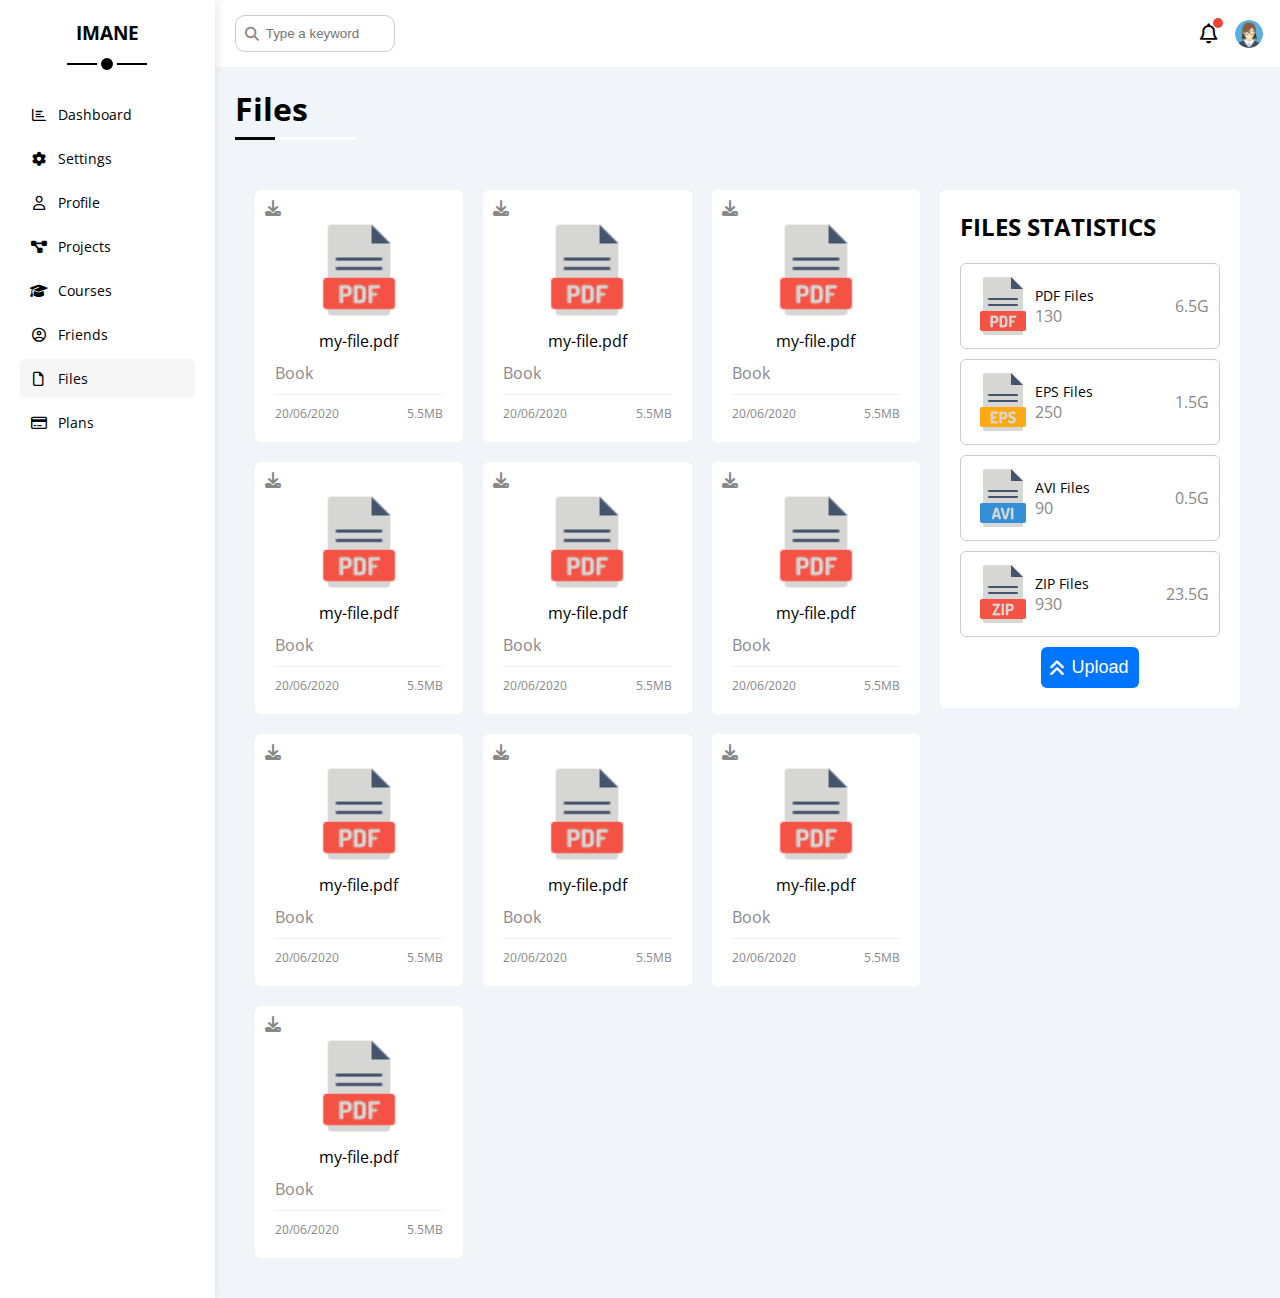
<file: files.html>
<!DOCTYPE html>
<html lang="en">
  <head>
    <meta charset="UTF-8" />
    <meta http-equiv="X-UA-Compatible" content="IE=edge" />
    <meta name="viewport" content="width=device-width, initial-scale=1.0" />
    <link rel="stylesheet" href="css/framwork.css" />
    <link rel="stylesheet" href="css/master.css" />
    <link rel="stylesheet" href="css/all.min.css" />
    <link rel="preconnect" href="https://fonts.googleapis.com" />
    <link rel="preconnect" href="https://fonts.gstatic.com" crossorigin />
    <link
      href="https://fonts.googleapis.com/css2?family=Open+Sans:wght@300;500&display=swap"
      rel="stylesheet"
    />
    <title>Friends</title>
  </head>
  <body>
    <div class="page d-flex">
      <div class="sidebar bg-white p-20 p-relative">
        <h3 class="p-relative txt-c mt-0">IMANE</h3>
        <ul>
          <li>
            <a
              class="d-flex align-center fs-14 c-black rad-6 p-10"
              href="index.html"
            >
              <i class="fa-regular fa-chart-bar fa-fw"></i>
              <span>Dashboard</span>
            </a>
          </li>
          <li>
            <a
              class="d-flex align-center fs-14 c-black rad-6 p-10"
              href="settings.html"
            >
              <i class="fa-solid fa-gear fa-fw"></i>
              <span>Settings</span>
            </a>
          </li>
          <li>
            <a
              class="d-flex align-center fs-14 c-black rad-6 p-10"
              href="profile.html"
            >
              <i class="fa-regular fa-user fa-fw"></i>
              <span>Profile</span>
            </a>
          </li>
          <li>
            <a
              class="d-flex align-center fs-14 c-black rad-6 p-10"
              href="projects.html"
            >
              <i class="fa-solid fa-diagram-project fa-fw"></i>
              <span>Projects</span>
            </a>
          </li>
          <li>
            <a
              class="d-flex align-center fs-14 c-black rad-6 p-10"
              href="courses.html"
            >
              <i class="fa-solid fa-graduation-cap fa-fw"></i>
              <span>Courses</span>
            </a>
          </li>
          <li>
            <a
              class="d-flex align-center fs-14 c-black rad-6 p-10"
              href="friends.html"
            >
              <i class="fa-regular fa-circle-user fa-fw"></i>
              <span>Friends</span>
            </a>
          </li>
          <li>
            <a
              class="active d-flex align-center fs-14 c-black rad-6 p-10"
              href="files.html"
            >
              <i class="fa-regular fa-file fa-fw"></i>
              <span>Files</span>
            </a>
          </li>
          <li>
            <a
              class="d-flex align-center fs-14 c-black rad-6 p-10"
              href="plans.html"
            >
              <i class="fa-regular fa-credit-card fa-fw"></i>
              <span>Plans</span>
            </a>
          </li>
        </ul>
      </div>
      <div class="content w-full">
        <!-- Start Head -->
        <div class="head bg-white p-15 between-flex">
          <div class="search p-relative">
            <input
              class="p-10"
              type="search"
              name=""
              id=""
              placeholder="Type a keyword"
            />
          </div>
          <div class="icons d-flex align-center">
            <span class="notification p-relative">
              <i class="fa-regular fa-bell fa-lg"></i>
            </span>
            <img class="avatar ml-15" src="images/avatar.png" alt="" />
          </div>
        </div>
        <!-- End head -->
        <h1 class="p-relative">Files</h1>
        <div class="files-page d-flex gap-20 m-20 p-20">
           <div class="files-wrapper d-grid gap-20 wrapper-200 flex-1">
            <div class="files-item bg-white rad-6 p-relative p-20">
                <i class="dwonload-icon fa-solid fa-download p-absolute"></i>
                <div class="txt-c">
                    <img class="files-img mt-10 mb-10" src="images/pdf.png" alt="">
                    <span class="d-block mb-10">my-file.pdf</span>
                </div>
                <p class="c-grey mb-10">Book</p>
                <div class="files-info between-flex border-t-eee pt-10 c-grey fs-12">
                    <span>20/06/2020</span>
                    <span>5.5MB</span>
                </div>
            </div>
            <div class="files-item bg-white rad-6 p-relative p-20">
                <i class="dwonload-icon fa-solid fa-download p-absolute"></i>
                <div class="txt-c">
                    <img class="files-img mt-10 mb-10" src="images/pdf.png" alt="">
                    <span class="d-block mb-10">my-file.pdf</span>
                </div>
                <p class="c-grey mb-10">Book</p>
                <div class="files-info between-flex border-t-eee pt-10 c-grey fs-12">
                    <span>20/06/2020</span>
                    <span>5.5MB</span>
                </div>
            </div>
            <div class="files-item bg-white rad-6 p-relative p-20">
                <i class="dwonload-icon fa-solid fa-download p-absolute"></i>
                <div class="txt-c">
                    <img class="files-img mt-10 mb-10" src="images/pdf.png" alt="">
                    <span class="d-block mb-10">my-file.pdf</span>
                </div>
                <p class="c-grey mb-10">Book</p>
                <div class="files-info between-flex border-t-eee pt-10 c-grey fs-12">
                    <span>20/06/2020</span>
                    <span>5.5MB</span>
                </div>
            </div>
            <div class="files-item bg-white rad-6 p-relative p-20">
                <i class="dwonload-icon fa-solid fa-download p-absolute"></i>
                <div class="txt-c">
                    <img class="files-img mt-10 mb-10" src="images/pdf.png" alt="">
                    <span class="d-block mb-10">my-file.pdf</span>
                </div>
                <p class="c-grey mb-10">Book</p>
                <div class="files-info between-flex border-t-eee pt-10 c-grey fs-12">
                    <span>20/06/2020</span>
                    <span>5.5MB</span>
                </div>
            </div>
            <div class="files-item bg-white rad-6 p-relative p-20">
                <i class="dwonload-icon fa-solid fa-download p-absolute"></i>
                <div class="txt-c">
                    <img class="files-img mt-10 mb-10" src="images/pdf.png" alt="">
                    <span class="d-block mb-10">my-file.pdf</span>
                </div>
                <p class="c-grey mb-10">Book</p>
                <div class="files-info between-flex border-t-eee pt-10 c-grey fs-12">
                    <span>20/06/2020</span>
                    <span>5.5MB</span>
                </div>
            </div>
            <div class="files-item bg-white rad-6 p-relative p-20">
                <i class="dwonload-icon fa-solid fa-download p-absolute"></i>
                <div class="txt-c">
                    <img class="files-img mt-10 mb-10" src="images/pdf.png" alt="">
                    <span class="d-block mb-10">my-file.pdf</span>
                </div>
                <p class="c-grey mb-10">Book</p>
                <div class="files-info between-flex border-t-eee pt-10 c-grey fs-12">
                    <span>20/06/2020</span>
                    <span>5.5MB</span>
                </div>
            </div>
            <div class="files-item bg-white rad-6 p-relative p-20">
                <i class="dwonload-icon fa-solid fa-download p-absolute"></i>
                <div class="txt-c">
                    <img class="files-img mt-10 mb-10" src="images/pdf.png" alt="">
                    <span class="d-block mb-10">my-file.pdf</span>
                </div>
                <p class="c-grey mb-10">Book</p>
                <div class="files-info between-flex border-t-eee pt-10 c-grey fs-12">
                    <span>20/06/2020</span>
                    <span>5.5MB</span>
                </div>
            </div>
            <div class="files-item bg-white rad-6 p-relative p-20">
                <i class="dwonload-icon fa-solid fa-download p-absolute"></i>
                <div class="txt-c">
                    <img class="files-img mt-10 mb-10" src="images/pdf.png" alt="">
                    <span class="d-block mb-10">my-file.pdf</span>
                </div>
                <p class="c-grey mb-10">Book</p>
                <div class="files-info between-flex border-t-eee pt-10 c-grey fs-12">
                    <span>20/06/2020</span>
                    <span>5.5MB</span>
                </div>
            </div>
            <div class="files-item bg-white rad-6 p-relative p-20">
                <i class="dwonload-icon fa-solid fa-download p-absolute"></i>
                <div class="txt-c">
                    <img class="files-img mt-10 mb-10" src="images/pdf.png" alt="">
                    <span class="d-block mb-10">my-file.pdf</span>
                </div>
                <p class="c-grey mb-10">Book</p>
                <div class="files-info between-flex border-t-eee pt-10 c-grey fs-12">
                    <span>20/06/2020</span>
                    <span>5.5MB</span>
                </div>
            </div>
            <div class="files-item bg-white rad-6 p-relative p-20">
                <i class="dwonload-icon fa-solid fa-download p-absolute"></i>
                <div class="txt-c">
                    <img class="files-img mt-10 mb-10" src="images/pdf.png" alt="">
                    <span class="d-block mb-10">my-file.pdf</span>
                </div>
                <p class="c-grey mb-10">Book</p>
                <div class="files-info between-flex border-t-eee pt-10 c-grey fs-12">
                    <span>20/06/2020</span>
                    <span>5.5MB</span>
                </div>
            </div>
           </div>
           <div class="files-statistics bg-white rad-6 p-20 mt-0">
            <h2 class="mb-20">FILES STATISTICS</h2>
            <div class="files-stats-rwo d-flex align-center mb-10 p-10">
                <img src="images/pdf.png" alt="pdf">
                <div class="files-name flex-1">
                    <p class="fs-14">PDF Files</p>
                    <span class="c-grey">130</span>
                </div>
                <span class="c-grey">6.5G</span>
             </div>
             <div class="files-stats-rwo d-flex align-center mb-10 p-10">
                <img src="images/eps.png" alt="pdf">
                <div class="files-name flex-1">
                    <p class="fs-14">EPS Files</p>
                    <span class="c-grey">250</span>
                </div>
                <span class="c-grey">1.5G</span>
             </div>
             <div class="files-stats-rwo d-flex align-center mb-10 p-10">
                <img src="images/avi.png" alt="pdf">
                <div class="files-name flex-1">
                    <p class="fs-14">AVI Files</p>
                    <span class="c-grey">90</span>
                </div>
                <span class="c-grey">0.5G</span>
             </div>
             <div class="files-stats-rwo d-flex align-center mb-10 p-10">
                <img src="images/zip.png" alt="pdf">
                <div class="files-name flex-1">
                    <p class="fs-14">ZIP Files</p>
                    <span class="c-grey">930</span>
                </div>
                <span class="c-grey">23.5G</span>
             </div>
             <div class="files-upload">
                <button class="btn-shape c-white bg-blue b-none"> <i class="fa-solid fa-angles-up upload-icon p-absolute"></i>Upload</button>
                
             </div>
           </div>
        </div>
    </div>
  </body>
</html>
</file>
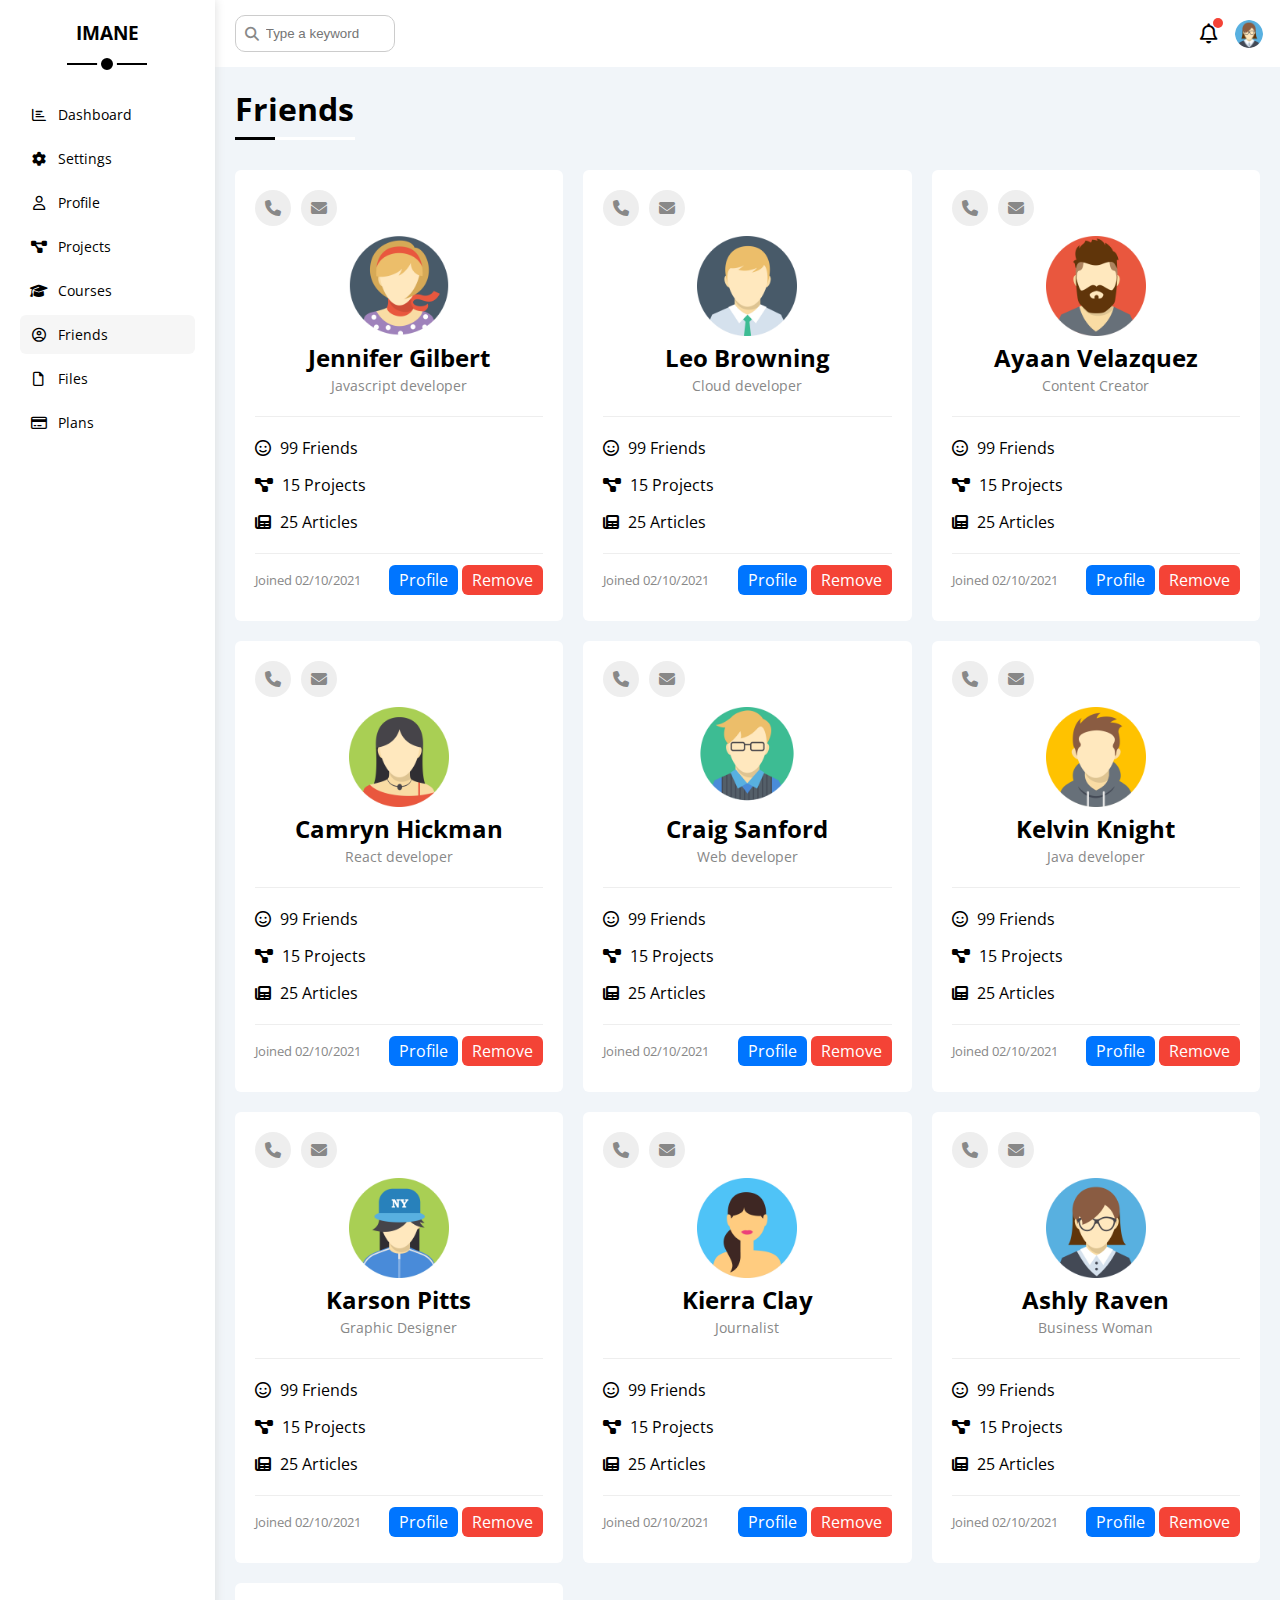
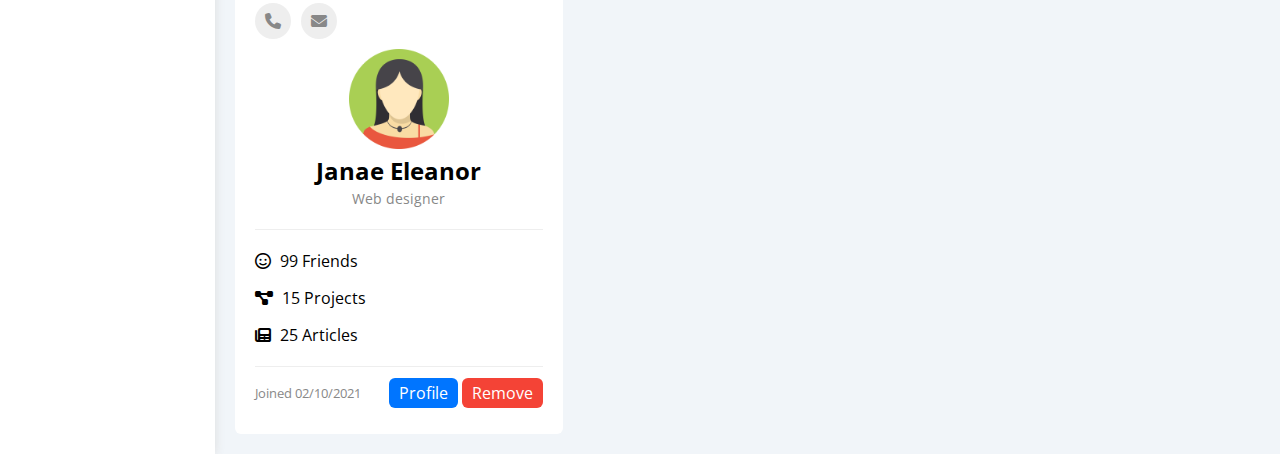
<file: friends.html>
<!DOCTYPE html>
<html lang="en">
  <head>
    <meta charset="UTF-8" />
    <meta http-equiv="X-UA-Compatible" content="IE=edge" />
    <meta name="viewport" content="width=device-width, initial-scale=1.0" />
    <link rel="stylesheet" href="css/framwork.css" />
    <link rel="stylesheet" href="css/master.css" />
    <link rel="stylesheet" href="css/all.min.css" />
    <link rel="preconnect" href="https://fonts.googleapis.com" />
    <link rel="preconnect" href="https://fonts.gstatic.com" crossorigin />
    <link
      href="https://fonts.googleapis.com/css2?family=Open+Sans:wght@300;500&display=swap"
      rel="stylesheet"
    />
    <title>Friends</title>
  </head>
  <body>
    <div class="page d-flex">
      <div class="sidebar bg-white p-20 p-relative">
        <h3 class="p-relative txt-c mt-0">IMANE</h3>
        <ul>
          <li>
            <a
              class="d-flex align-center fs-14 c-black rad-6 p-10"
              href="index.html"
            >
              <i class="fa-regular fa-chart-bar fa-fw"></i>
              <span>Dashboard</span>
            </a>
          </li>
          <li>
            <a
              class="d-flex align-center fs-14 c-black rad-6 p-10"
              href="settings.html"
            >
              <i class="fa-solid fa-gear fa-fw"></i>
              <span>Settings</span>
            </a>
          </li>
          <li>
            <a
              class="d-flex align-center fs-14 c-black rad-6 p-10"
              href="profile.html"
            >
              <i class="fa-regular fa-user fa-fw"></i>
              <span>Profile</span>
            </a>
          </li>
          <li>
            <a
              class="d-flex align-center fs-14 c-black rad-6 p-10"
              href="projects.html"
            >
              <i class="fa-solid fa-diagram-project fa-fw"></i>
              <span>Projects</span>
            </a>
          </li>
          <li>
            <a
              class="d-flex align-center fs-14 c-black rad-6 p-10"
              href="courses.html"
            >
              <i class="fa-solid fa-graduation-cap fa-fw"></i>
              <span>Courses</span>
            </a>
          </li>
          <li>
            <a
              class="active  d-flex align-center fs-14 c-black rad-6 p-10"
              href="friends.html"
            >
              <i class="fa-regular fa-circle-user fa-fw"></i>
              <span>Friends</span>
            </a>
          </li>
          <li>
            <a
              class="d-flex align-center fs-14 c-black rad-6 p-10"
              href="files.html"
            >
              <i class="fa-regular fa-file fa-fw"></i>
              <span>Files</span>
            </a>
          </li>
          <li>
            <a
              class="d-flex align-center fs-14 c-black rad-6 p-10"
              href="plans.html"
            >
              <i class="fa-regular fa-credit-card fa-fw"></i>
              <span>Plans</span>
            </a>
          </li>
        </ul>
      </div>
      <div class="content w-full">
        <!-- Start Head -->
        <div class="head bg-white p-15 between-flex">
          <div class="search p-relative">
            <input
              class="p-10"
              type="search"
              name=""
              id=""
              placeholder="Type a keyword"
            />
          </div>
          <div class="icons d-flex align-center">
            <span class="notification p-relative">
              <i class="fa-regular fa-bell fa-lg"></i>
            </span>
            <img class="avatar ml-15" src="images/avatar.png" alt="" />
          </div>
        </div>
        <!-- End head -->
        <h1 class="p-relative">Friends</h1>
        <div class="friends-page d-grid gap-20 wrapper-300 m-20">
            <div class="friends bg-white rad-6 p-relative p-20">
                <div class="firends-icons d-flex gap-10 c-grey">
                    <i class="fa-solid fa-phone bg-eee p-10"></i>
                    <i class="fa-solid fa-envelope bg-eee p-10 "></i>
                </div>
                <div class="friends-info txt-c border-b-eee pt-10 pb-20">
                    <img class="avatar-m" src="images/avatar-01.png" alt="friend photo">
                    <h2>Jennifer Gilbert</h2>
                    <span class="c-grey fs-14">Javascript developer</span>
                </div>
               <ul class="pt-10 pb-20 mt-10  border-b-eee">
               <li class="mb-15">
                <span class="mr-5"><i class="fa-regular fa-face-smile"></i></span>
                <span>99 Friends</span></li>
               <li class="mb-15">
                <span class="mr-5"><i class="fa-solid fa-diagram-project"></i></span>
                <span>15 Projects</span></li>
               <li>
                <span class="mr-5"><i class="fa-solid fa-newspaper"></i></span>
                <span>25 Articles</span></li>
               </ul>
               <div class="friends-view between-flex mt-15 mb-10 ">
                <span class="c-grey fs-13">Joined 02/10/2021</span>
                <div class="friends-view-btns ">
                    <a class="btn-shape c-white bg-blue" href="#">Profile</a>
                    <a class="btn-shape c-white bg-red" href="#">Remove</a>
                </div>
               </div>
            </div>
            <div class="friends bg-white rad-6 p-relative p-20">
                <div class="firends-icons d-flex gap-10 c-grey">
                    <i class="fa-solid fa-phone bg-eee p-10"></i>
                    <i class="fa-solid fa-envelope bg-eee p-10 "></i>
                </div>
                <div class="friends-info txt-c border-b-eee pt-10 pb-20">
                    <img class="avatar-m" src="images/avatar-02.png" alt="friend photo">
                    <h2>Leo Browning</h2>
                    <span class="c-grey fs-14">Cloud developer</span>
                </div>
               <ul class="pt-10 pb-20 mt-10  border-b-eee">
               <li class="mb-15">
                <span class="mr-5"><i class="fa-regular fa-face-smile"></i></span>
                <span>99 Friends</span></li>
               <li class="mb-15">
                <span class="mr-5"><i class="fa-solid fa-diagram-project"></i></span>
                <span>15 Projects</span></li>
               <li>
                <span class="mr-5"><i class="fa-solid fa-newspaper"></i></span>
                <span>25 Articles</span></li>
               </ul>
               <div class="friends-view between-flex mt-15 mb-10 ">
                <span class="c-grey fs-13">Joined 02/10/2021</span>
                <div class="friends-view-btns ">
                    <a class="btn-shape c-white bg-blue" href="#">Profile</a>
                    <a class="btn-shape c-white bg-red" href="#">Remove</a>
                </div>
               </div>
            </div>
            <div class="friends bg-white rad-6 p-relative p-20">
                <div class="firends-icons d-flex gap-10 c-grey">
                    <i class="fa-solid fa-phone bg-eee p-10"></i>
                    <i class="fa-solid fa-envelope bg-eee p-10 "></i>
                </div>
                <div class="friends-info txt-c border-b-eee pt-10 pb-20">
                    <img class="avatar-m" src="images/avatar-03-m.png" alt="friend photo">
                    <h2>Ayaan Velazquez</h2>
                    <span class="c-grey fs-14">Content Creator</span>
                </div>
               <ul class="pt-10 pb-20 mt-10  border-b-eee">
               <li class="mb-15">
                <span class="mr-5"><i class="fa-regular fa-face-smile"></i></span>
                <span>99 Friends</span></li>
               <li class="mb-15">
                <span class="mr-5"><i class="fa-solid fa-diagram-project"></i></span>
                <span>15 Projects</span></li>
               <li>
                <span class="mr-5"><i class="fa-solid fa-newspaper"></i></span>
                <span>25 Articles</span></li>
               </ul>
               <div class="friends-view between-flex mt-15 mb-10 ">
                <span class="c-grey fs-13">Joined 02/10/2021</span>
                <div class="friends-view-btns ">
                    <a class="btn-shape c-white bg-blue" href="#">Profile</a>
                    <a class="btn-shape c-white bg-red" href="#">Remove</a>
                </div>
               </div>
            </div>
            <div class="friends bg-white rad-6 p-relative p-20">
                <div class="firends-icons d-flex gap-10 c-grey">
                    <i class="fa-solid fa-phone bg-eee p-10"></i>
                    <i class="fa-solid fa-envelope bg-eee p-10 "></i>
                </div>
                <div class="friends-info txt-c border-b-eee pt-10 pb-20">
                    <img class="avatar-m" src="images/avatar-04-f.png" alt="friend photo">
                    <h2>Camryn Hickman</h2>
                    <span class="c-grey fs-14">React developer</span>
                </div>
               <ul class="pt-10 pb-20 mt-10  border-b-eee">
               <li class="mb-15">
                <span class="mr-5"><i class="fa-regular fa-face-smile"></i></span>
                <span>99 Friends</span></li>
               <li class="mb-15">
                <span class="mr-5"><i class="fa-solid fa-diagram-project"></i></span>
                <span>15 Projects</span></li>
               <li>
                <span class="mr-5"><i class="fa-solid fa-newspaper"></i></span>
                <span>25 Articles</span></li>
               </ul>
               <div class="friends-view between-flex mt-15 mb-10 ">
                <span class="c-grey fs-13">Joined 02/10/2021</span>
                <div class="friends-view-btns ">
                    <a class="btn-shape c-white bg-blue" href="#">Profile</a>
                    <a class="btn-shape c-white bg-red" href="#">Remove</a>
                </div>
               </div>
            </div>
            <div class="friends bg-white rad-6 p-relative p-20">
                <div class="firends-icons d-flex gap-10 c-grey">
                    <i class="fa-solid fa-phone bg-eee p-10"></i>
                    <i class="fa-solid fa-envelope bg-eee p-10 "></i>
                </div>
                <div class="friends-info txt-c border-b-eee pt-10 pb-20">
                    <img class="avatar-m" src="images/avatar-05-m.png" alt="friend photo">
                    <h2>Craig Sanford</h2>
                    <span class="c-grey fs-14">Web developer</span>
                </div>
               <ul class="pt-10 pb-20 mt-10  border-b-eee">
               <li class="mb-15">
                <span class="mr-5"><i class="fa-regular fa-face-smile"></i></span>
                <span>99 Friends</span></li>
               <li class="mb-15">
                <span class="mr-5"><i class="fa-solid fa-diagram-project"></i></span>
                <span>15 Projects</span></li>
               <li>
                <span class="mr-5"><i class="fa-solid fa-newspaper"></i></span>
                <span>25 Articles</span></li>
               </ul>
               <div class="friends-view between-flex mt-15 mb-10 ">
                <span class="c-grey fs-13">Joined 02/10/2021</span>
                <div class="friends-view-btns ">
                    <a class="btn-shape c-white bg-blue" href="#">Profile</a>
                    <a class="btn-shape c-white bg-red" href="#">Remove</a>
                </div>
               </div>
            </div>
            <div class="friends bg-white rad-6 p-relative p-20">
                <div class="firends-icons d-flex gap-10 c-grey">
                    <i class="fa-solid fa-phone bg-eee p-10"></i>
                    <i class="fa-solid fa-envelope bg-eee p-10 "></i>
                </div>
                <div class="friends-info txt-c border-b-eee pt-10 pb-20">
                    <img class="avatar-m" src="images/avatar-06-m.png" alt="friend photo">
                    <h2>Kelvin Knight</h2>
                    <span class="c-grey fs-14">Java developer</span>
                </div>
               <ul class="pt-10 pb-20 mt-10  border-b-eee">
               <li class="mb-15">
                <span class="mr-5"><i class="fa-regular fa-face-smile"></i></span>
                <span>99 Friends</span></li>
               <li class="mb-15">
                <span class="mr-5"><i class="fa-solid fa-diagram-project"></i></span>
                <span>15 Projects</span></li>
               <li>
                <span class="mr-5"><i class="fa-solid fa-newspaper"></i></span>
                <span>25 Articles</span></li>
               </ul>
               <div class="friends-view between-flex mt-15 mb-10 ">
                <span class="c-grey fs-13">Joined 02/10/2021</span>
                <div class="friends-view-btns ">
                    <a class="btn-shape c-white bg-blue" href="#">Profile</a>
                    <a class="btn-shape c-white bg-red" href="#">Remove</a>
                </div>
               </div>
            </div>
            <div class="friends bg-white rad-6 p-relative p-20">
                <div class="firends-icons d-flex gap-10 c-grey">
                    <i class="fa-solid fa-phone bg-eee p-10"></i>
                    <i class="fa-solid fa-envelope bg-eee p-10 "></i>
                </div>
                <div class="friends-info txt-c border-b-eee pt-10 pb-20">
                    <img class="avatar-m" src="images/avatar-08-f.png" alt="friend photo">
                    <h2>Karson Pitts</h2>
                    <span class="c-grey fs-14">Graphic Designer</span>
                </div>
               <ul class="pt-10 pb-20 mt-10  border-b-eee">
               <li class="mb-15">
                <span class="mr-5"><i class="fa-regular fa-face-smile"></i></span>
                <span>99 Friends</span></li>
               <li class="mb-15">
                <span class="mr-5"><i class="fa-solid fa-diagram-project"></i></span>
                <span>15 Projects</span></li>
               <li>
                <span class="mr-5"><i class="fa-solid fa-newspaper"></i></span>
                <span>25 Articles</span></li>
               </ul>
               <div class="friends-view between-flex mt-15 mb-10 ">
                <span class="c-grey fs-13">Joined 02/10/2021</span>
                <div class="friends-view-btns ">
                    <a class="btn-shape c-white bg-blue" href="#">Profile</a>
                    <a class="btn-shape c-white bg-red" href="#">Remove</a>
                </div>
               </div>
            </div>
            <div class="friends bg-white rad-6 p-relative p-20">
                <div class="firends-icons d-flex gap-10 c-grey">
                    <i class="fa-solid fa-phone bg-eee p-10"></i>
                    <i class="fa-solid fa-envelope bg-eee p-10 "></i>
                </div>
                <div class="friends-info txt-c border-b-eee pt-10 pb-20">
                    <img class="avatar-m" src="images/avatar-09-f.png" alt="friend photo">
                    <h2>Kierra Clay</h2>
                    <span class="c-grey fs-14">Journalist</span>
                </div>
               <ul class="pt-10 pb-20 mt-10  border-b-eee">
               <li class="mb-15">
                <span class="mr-5"><i class="fa-regular fa-face-smile"></i></span>
                <span>99 Friends</span></li>
               <li class="mb-15">
                <span class="mr-5"><i class="fa-solid fa-diagram-project"></i></span>
                <span>15 Projects</span></li>
               <li>
                <span class="mr-5"><i class="fa-solid fa-newspaper"></i></span>
                <span>25 Articles</span></li>
               </ul>
               <div class="friends-view between-flex mt-15 mb-10 ">
                <span class="c-grey fs-13">Joined 02/10/2021</span>
                <div class="friends-view-btns ">
                    <a class="btn-shape c-white bg-blue" href="#">Profile</a>
                    <a class="btn-shape c-white bg-red" href="#">Remove</a>
                </div>
               </div>
            </div>
            <div class="friends bg-white rad-6 p-relative p-20">
                <div class="firends-icons d-flex gap-10 c-grey">
                    <i class="fa-solid fa-phone bg-eee p-10"></i>
                    <i class="fa-solid fa-envelope bg-eee p-10 "></i>
                </div>
                <div class="friends-info txt-c border-b-eee pt-10 pb-20">
                    <img class="avatar-m" src="images/avatar.png" alt="friend photo">
                    <h2>Ashly Raven</h2>
                    <span class="c-grey fs-14">Business Woman</span>
                </div>
               <ul class="pt-10 pb-20 mt-10  border-b-eee">
               <li class="mb-15">
                <span class="mr-5"><i class="fa-regular fa-face-smile"></i></span>
                <span>99 Friends</span></li>
               <li class="mb-15">
                <span class="mr-5"><i class="fa-solid fa-diagram-project"></i></span>
                <span>15 Projects</span></li>
               <li>
                <span class="mr-5"><i class="fa-solid fa-newspaper"></i></span>
                <span>25 Articles</span></li>
               </ul>
               <div class="friends-view between-flex mt-15 mb-10 ">
                <span class="c-grey fs-13">Joined 02/10/2021</span>
                <div class="friends-view-btns ">
                    <a class="btn-shape c-white bg-blue" href="#">Profile</a>
                    <a class="btn-shape c-white bg-red" href="#">Remove</a>
                </div>
               </div>
            </div>
            <div class="friends bg-white rad-6 p-relative p-20">
                <div class="firends-icons d-flex gap-10 c-grey">
                    <i class="fa-solid fa-phone bg-eee p-10"></i>
                    <i class="fa-solid fa-envelope bg-eee p-10 "></i>
                </div>
                <div class="friends-info txt-c border-b-eee pt-10 pb-20">
                    <img class="avatar-m" src="images/avatar-04-f.png" alt="friend photo">
                    <h2>Janae Eleanor</h2>
                    <span class="c-grey fs-14">Web designer</span>
                </div>
               <ul class="pt-10 pb-20 mt-10  border-b-eee">
               <li class="mb-15">
                <span class="mr-5"><i class="fa-regular fa-face-smile"></i></span>
                <span>99 Friends</span></li>
               <li class="mb-15">
                <span class="mr-5"><i class="fa-solid fa-diagram-project"></i></span>
                <span>15 Projects</span></li>
               <li>
                <span class="mr-5"><i class="fa-solid fa-newspaper"></i></span>
                <span>25 Articles</span></li>
               </ul>
               <div class="friends-view between-flex mt-15 mb-10 ">
                <span class="c-grey fs-13">Joined 02/10/2021</span>
                <div class="friends-view-btns ">
                    <a class="btn-shape c-white bg-blue" href="#">Profile</a>
                    <a class="btn-shape c-white bg-red" href="#">Remove</a>
                </div>
               </div>
            </div>
        </div>
    </div>
  </body>
</html>
</file>
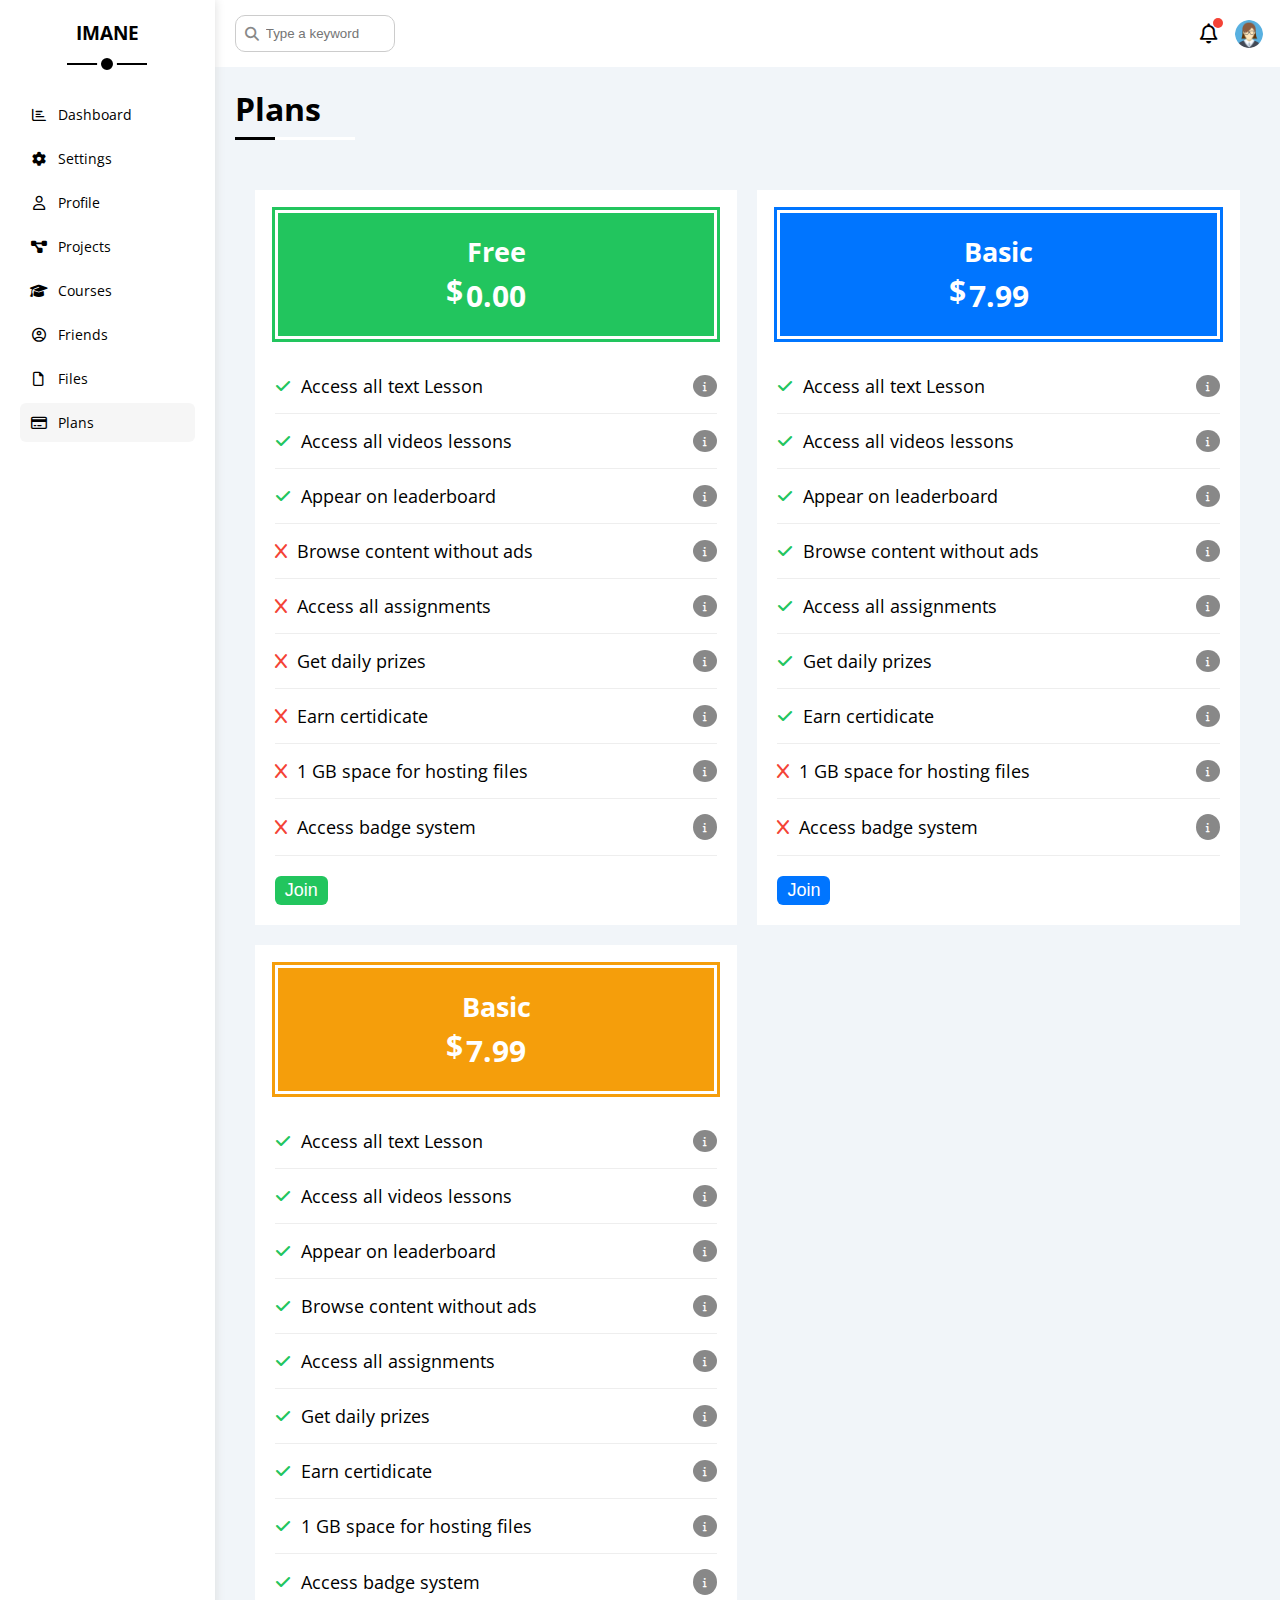
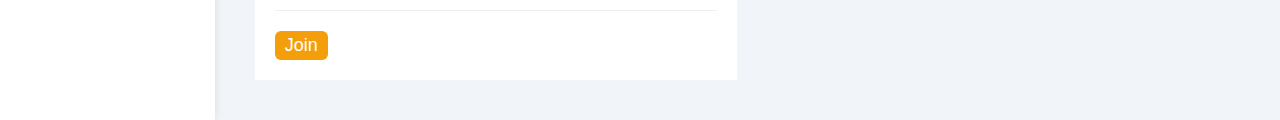
<file: plans.html>
<!DOCTYPE html>
<html lang="en">
  <head>
    <meta charset="UTF-8" />
    <meta http-equiv="X-UA-Compatible" content="IE=edge" />
    <meta name="viewport" content="width=device-width, initial-scale=1.0" />
    <link rel="stylesheet" href="css/framwork.css" />
    <link rel="stylesheet" href="css/master.css" />
    <link rel="stylesheet" href="css/all.min.css" />
    <link rel="preconnect" href="https://fonts.googleapis.com" />
    <link rel="preconnect" href="https://fonts.gstatic.com" crossorigin />
    <link
      href="https://fonts.googleapis.com/css2?family=Open+Sans:wght@300;500&display=swap"
      rel="stylesheet"
    />
    <title>Plans</title>
  </head>
  <body>
    <div class="page d-flex">
      <div class="sidebar bg-white p-20 p-relative">
        <h3 class="p-relative txt-c mt-0">IMANE</h3>
        <ul>
          <li>
            <a
              class="d-flex align-center fs-14 c-black rad-6 p-10"
              href="index.html"
            >
              <i class="fa-regular fa-chart-bar fa-fw"></i>
              <span>Dashboard</span>
            </a>
          </li>
          <li>
            <a
              class="d-flex align-center fs-14 c-black rad-6 p-10"
              href="settings.html"
            >
              <i class="fa-solid fa-gear fa-fw"></i>
              <span>Settings</span>
            </a>
          </li>
          <li>
            <a
              class="d-flex align-center fs-14 c-black rad-6 p-10"
              href="profile.html"
            >
              <i class="fa-regular fa-user fa-fw"></i>
              <span>Profile</span>
            </a>
          </li>
          <li>
            <a
              class="d-flex align-center fs-14 c-black rad-6 p-10"
              href="projects.html"
            >
              <i class="fa-solid fa-diagram-project fa-fw"></i>
              <span>Projects</span>
            </a>
          </li>
          <li>
            <a
              class="d-flex align-center fs-14 c-black rad-6 p-10"
              href="courses.html"
            >
              <i class="fa-solid fa-graduation-cap fa-fw"></i>
              <span>Courses</span>
            </a>
          </li>
          <li>
            <a
              class="d-flex align-center fs-14 c-black rad-6 p-10"
              href="friends.html"
            >
              <i class="fa-regular fa-circle-user fa-fw"></i>
              <span>Friends</span>
            </a>
          </li>
          <li>
            <a
              class="d-flex align-center fs-14 c-black rad-6 p-10"
              href="files.html"
            >
              <i class="fa-regular fa-file fa-fw"></i>
              <span>Files</span>
            </a>
          </li>
          <li>
            <a
              class="active d-flex align-center fs-14 c-black rad-6 p-10"
              href="plans.html"
            >
              <i class="fa-regular fa-credit-card fa-fw"></i>
              <span>Plans</span>
            </a>
          </li>
        </ul>
      </div>
      <div class="content w-full">
        <!-- Start Head -->
        <div class="head bg-white p-15 between-flex">
          <div class="search p-relative">
            <input
              class="p-10"
              type="search"
              name=""
              id=""
              placeholder="Type a keyword"
            />
          </div>
          <div class="icons d-flex align-center">
            <span class="notification p-relative">
              <i class="fa-regular fa-bell fa-lg"></i>
            </span>
            <img class="avatar ml-15"  src="images/avatar.png" alt="" />
          </div>
        </div>
        <!-- End head -->
        <h1 class="p-relative">Plans</h1>
        <div class="plans-page d-grid wrapper gap-20 m-20 p-20">
            <div class="plan-item p-20 bg-white">
                <div class="plan-head green-head bg-green c-white fs-18 p-20 fw-bold txt-c">
                    <h2 class="mb-5">Free</h2>
                    <span class="plan-price p-relative"> 0.00</span>
                </div>
                <ul class="pt-20 mb-20">
                    <li class="between-flex pt-15 pb-15 border-b-eee">
                        <div class="plan-conten d-flex align-center">
                            <i class="fa-solid fa-check c-green"></i>
                            <p class="fs-18 ml-10">Access all text Lesson</p>
                        </div>
                        <i class="icon-info fa-solid fa-info rad-half"></i>
                    </li>
                    <li class="between-flex pt-15 pb-15 border-b-eee">
                        <div class="plan-conten d-flex align-center">
                            <i class="fa-solid fa-check c-green"></i>
                            <p class="fs-18 ml-10">Access all videos lessons</p>
                        </div>
                        <i class="icon-info fa-solid fa-info rad-half"></i>
                    </li>
                    <li class="between-flex pt-15 pb-15 border-b-eee">
                        <div class="plan-conten d-flex align-center">
                            <i class="fa-solid fa-check c-green"></i>
                            <p class="fs-18 ml-10">Appear on leaderboard</p>
                        </div>
                        <i class="icon-info fa-solid fa-info rad-half"></i>
                    </li>
                    <li class="between-flex pt-15 pb-15 border-b-eee">
                        <div class="plan-conten d-flex align-center">
                            <i class="fa-solid fa-x c-red"></i>
                            <p class="fs-18 ml-10">Browse content without ads</p>
                        </div>
                        <i class="fa-solid fa-info icon-info rad-half"></i>
                    </li>
                    <li class="between-flex pt-15 pb-15 border-b-eee">
                        <div class="plan-conten d-flex align-center">
                            <i class="fa-solid fa-x c-red"></i>
                            <p class="fs-18 ml-10">Access all assignments</p>
                        </div>
                        <i class="icon-info fa-solid fa-info rad-half"></i>
                    </li>
                    <li class="between-flex pt-15 pb-15 border-b-eee">
                        <div class="plan-conten d-flex align-center">
                            <i class="fa-solid fa-x c-red"></i>
                            <p class="fs-18 ml-10">Get daily prizes</p>
                        </div>
                        <i class="icon-info fa-solid fa-info rad-half"></i>
                    </li>
                    <li class="between-flex pt-15 pb-15 border-b-eee">
                        <div class="plan-conten d-flex align-center">
                            <i class="fa-solid fa-x c-red"></i>
                            <p class="fs-18 ml-10">Earn certidicate</p>
                        </div>
                        <i class="icon-info fa-solid fa-info rad-half"></i>
                    </li>
                    <li class="between-flex pt-15 pb-15 border-b-eee">
                        <div class="plan-conten d-flex align-center">
                            <i class="fa-solid fa-x c-red"></i>
                            <p class="fs-18 ml-10">1 GB space for hosting files</p>
                        </div>
                        <i class="icon-info fa-solid fa-info rad-half"></i>
                    </li>
                    <li class="between-flex pt-15 pb-15 border-b-eee">
                        <div class="plan-conten d-flex align-center">
                            <i class="fa-solid fa-x c-red"></i>
                            <p class="fs-18 ml-10">Access badge system</p>
                        </div>
                        <span class="icon-info ">
                            <i class="fa-solid fa-info rad-half"></i>
                        </span>
                        
                    </li>
                </ul>
                <button class="btn-shape bg-green c-white b-none fs-18 plans-join">Join</button>

            </div>
            <div class="plan-item p-20 bg-white">
                <div class="plan-head blue-head bg-blue c-white fs-18 p-20 fw-bold txt-c">
                    <h2 class="mb-5">Basic</h2>
                    <span class="plan-price p-relative">7.99</span>
                </div>
                <ul class="pt-20 mb-20">
                    <li class="between-flex pt-15 pb-15 border-b-eee">
                        <div class="plan-conten d-flex align-center">
                            <i class="fa-solid fa-check c-green"></i>
                            <p class="fs-18 ml-10">Access all text Lesson</p>
                        </div>
                        <i class="icon-info fa-solid fa-info rad-half"></i>
                    </li>
                    <li class="between-flex pt-15 pb-15 border-b-eee">
                        <div class="plan-conten d-flex align-center">
                            <i class="fa-solid fa-check c-green"></i>
                            <p class="fs-18 ml-10">Access all videos lessons</p>
                        </div>
                        <i class="icon-info fa-solid fa-info rad-half"></i>
                    </li>
                    <li class="between-flex pt-15 pb-15 border-b-eee">
                        <div class="plan-conten d-flex align-center">
                            <i class="fa-solid fa-check c-green"></i>
                            <p class="fs-18 ml-10">Appear on leaderboard</p>
                        </div>
                        <i class="icon-info fa-solid fa-info rad-half"></i>
                    </li>
                    <li class="between-flex pt-15 pb-15 border-b-eee">
                        <div class="plan-conten d-flex align-center">
                            <i class="fa-solid fa-check c-green"></i>
                            <p class="fs-18 ml-10">Browse content without ads</p>
                        </div>
                        <i class="fa-solid fa-info icon-info rad-half"></i>
                    </li>
                    <li class="between-flex pt-15 pb-15 border-b-eee">
                        <div class="plan-conten d-flex align-center">
                            <i class="fa-solid fa-check c-green"></i>
                            <p class="fs-18 ml-10">Access all assignments</p>
                        </div>
                        <i class="icon-info fa-solid fa-info rad-half"></i>
                    </li>
                    <li class="between-flex pt-15 pb-15 border-b-eee">
                        <div class="plan-conten d-flex align-center">
                            <i class="fa-solid fa-check c-green"></i>
                            <p class="fs-18 ml-10">Get daily prizes</p>
                        </div>
                        <i class="icon-info fa-solid fa-info rad-half"></i>
                    </li>
                    <li class="between-flex pt-15 pb-15 border-b-eee">
                        <div class="plan-conten d-flex align-center">
                            <i class="fa-solid fa-check c-green"></i>
                            <p class="fs-18 ml-10">Earn certidicate</p>
                        </div>
                        <i class="icon-info fa-solid fa-info rad-half"></i>
                    </li>
                    <li class="between-flex pt-15 pb-15 border-b-eee">
                        <div class="plan-conten d-flex align-center">
                            <i class="fa-solid fa-x c-red"></i>
                            <p class="fs-18 ml-10">1 GB space for hosting files</p>
                        </div>
                        <i class="icon-info fa-solid fa-info rad-half"></i>
                    </li>
                    <li class="between-flex pt-15 pb-15 border-b-eee">
                        <div class="plan-conten d-flex align-center">
                            <i class="fa-solid fa-x c-red"></i>
                            <p class="fs-18 ml-10">Access badge system</p>
                        </div>
                        <span class="icon-info ">
                            <i class="fa-solid fa-info rad-half"></i>
                        </span>
                        
                    </li>
                </ul>
                <button class="btn-shape bg-blue c-white b-none fs-18 plans-join">Join</button>

            </div>
            <div class="plan-item p-20 bg-white">
                <div class="plan-head orange-head bg-orange c-white fs-18 p-20 fw-bold txt-c">
                    <h2 class="mb-5">Basic</h2>
                    <span class="plan-price p-relative">7.99</span>
                </div>
                <ul class="pt-20 mb-20">
                    <li class="between-flex pt-15 pb-15 border-b-eee">
                        <div class="plan-conten d-flex align-center">
                            <i class="fa-solid fa-check c-green"></i>
                            <p class="fs-18 ml-10">Access all text Lesson</p>
                        </div>
                        <i class="icon-info fa-solid fa-info rad-half"></i>
                    </li>
                    <li class="between-flex pt-15 pb-15 border-b-eee">
                        <div class="plan-conten d-flex align-center">
                            <i class="fa-solid fa-check c-green"></i>
                            <p class="fs-18 ml-10">Access all videos lessons</p>
                        </div>
                        <i class="icon-info fa-solid fa-info rad-half"></i>
                    </li>
                    <li class="between-flex pt-15 pb-15 border-b-eee">
                        <div class="plan-conten d-flex align-center">
                            <i class="fa-solid fa-check c-green"></i>
                            <p class="fs-18 ml-10">Appear on leaderboard</p>
                        </div>
                        <i class="icon-info fa-solid fa-info rad-half"></i>
                    </li>
                    <li class="between-flex pt-15 pb-15 border-b-eee">
                        <div class="plan-conten d-flex align-center">
                            <i class="fa-solid fa-check c-green"></i>
                            <p class="fs-18 ml-10">Browse content without ads</p>
                        </div>
                        <i class="fa-solid fa-info icon-info rad-half"></i>
                    </li>
                    <li class="between-flex pt-15 pb-15 border-b-eee">
                        <div class="plan-conten d-flex align-center">
                            <i class="fa-solid fa-check c-green"></i>
                            <p class="fs-18 ml-10">Access all assignments</p>
                        </div>
                        <i class="icon-info fa-solid fa-info rad-half"></i>
                    </li>
                    <li class="between-flex pt-15 pb-15 border-b-eee">
                        <div class="plan-conten d-flex align-center">
                            <i class="fa-solid fa-check c-green"></i>
                            <p class="fs-18 ml-10">Get daily prizes</p>
                        </div>
                        <i class="icon-info fa-solid fa-info rad-half"></i>
                    </li>
                    <li class="between-flex pt-15 pb-15 border-b-eee">
                        <div class="plan-conten d-flex align-center">
                            <i class="fa-solid fa-check c-green"></i>
                            <p class="fs-18 ml-10">Earn certidicate</p>
                        </div>
                        <i class="icon-info fa-solid fa-info rad-half"></i>
                    </li>
                    <li class="between-flex pt-15 pb-15 border-b-eee">
                        <div class="plan-conten d-flex align-center">
                            <i class="fa-solid fa-check c-green"></i>
                            <p class="fs-18 ml-10">1 GB space for hosting files</p>
                        </div>
                        <i class="icon-info fa-solid fa-info rad-half"></i>
                    </li>
                    <li class="between-flex pt-15 pb-15 border-b-eee">
                        <div class="plan-conten d-flex align-center">
                            <i class="fa-solid fa-check c-green"></i>
                            <p class="fs-18 ml-10">Access badge system</p>
                        </div>
                        <span class="icon-info ">
                            <i class="fa-solid fa-info rad-half"></i>
                        </span>
                        
                    </li>
                </ul>
                <button class="btn-shape bg-orange c-white b-none fs-18 plans-join">Join</button>

            </div>
        </div>
    </div>
  </body>
</html>
</file>
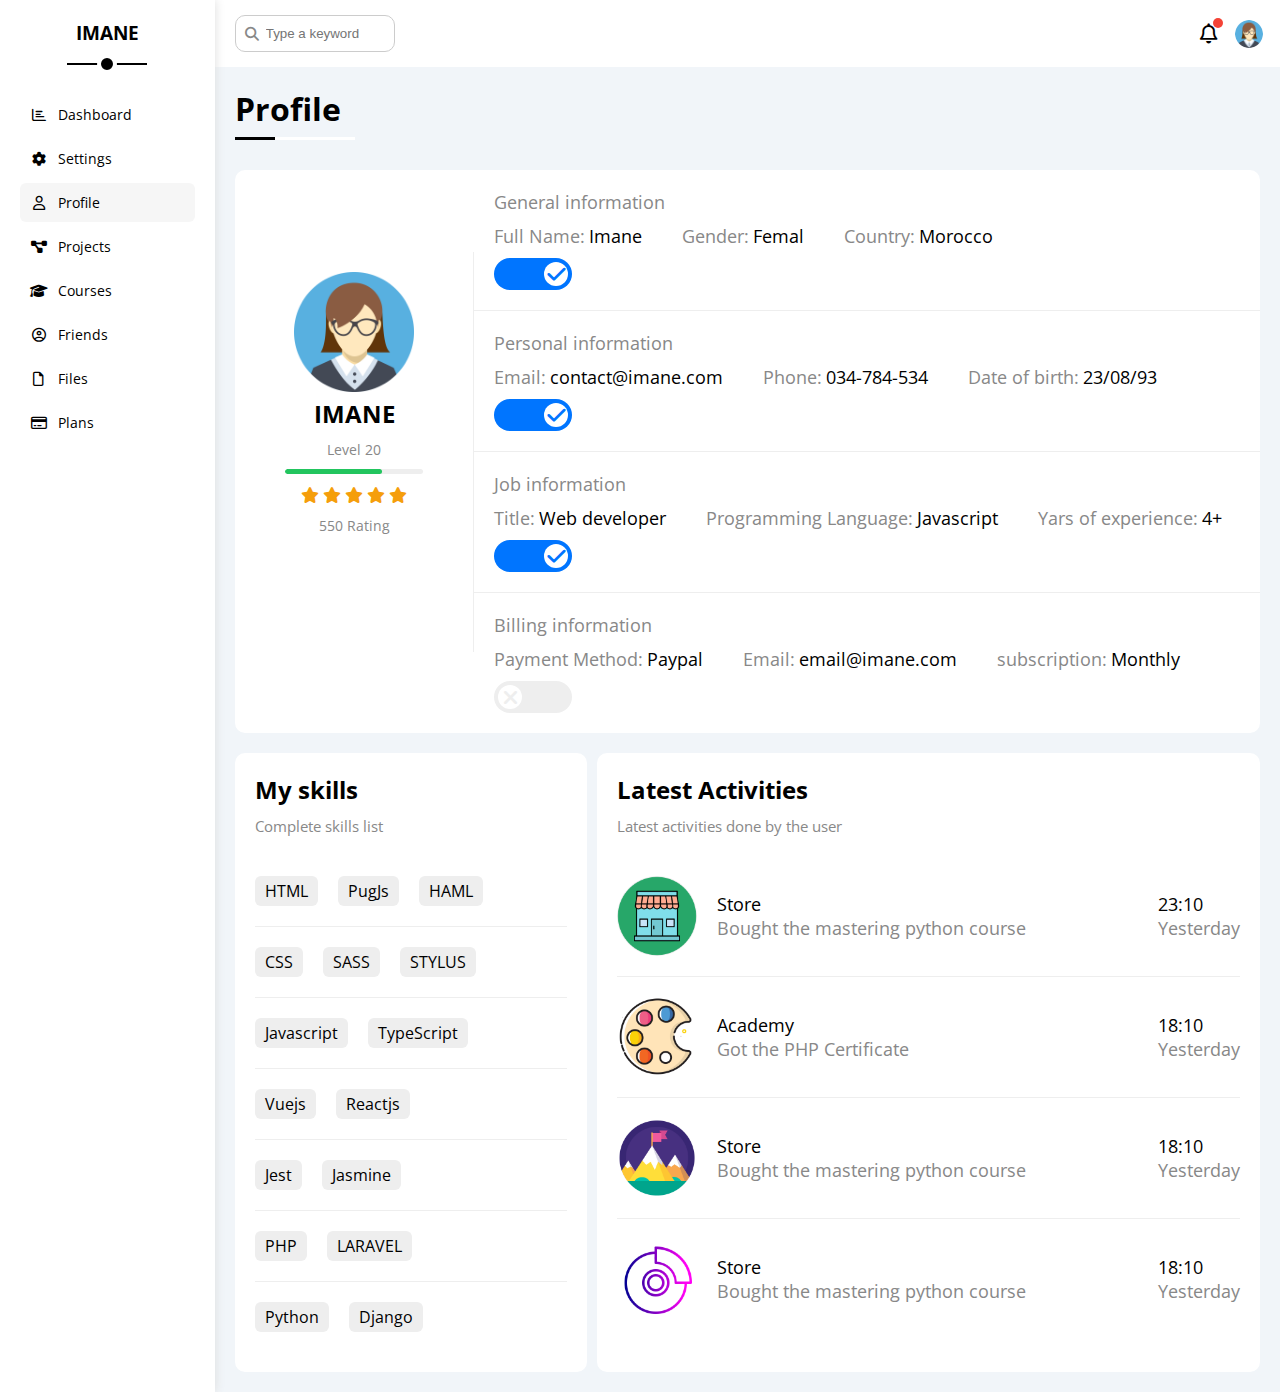
<file: profile.html>
<!DOCTYPE html>
<html lang="en">
  <head>
    <meta charset="UTF-8" />
    <meta http-equiv="X-UA-Compatible" content="IE=edge" />
    <meta name="viewport" content="width=device-width, initial-scale=1.0" />
    <link rel="stylesheet" href="css/framwork.css" />
    <link rel="stylesheet" href="css/master.css" />
    <link rel="stylesheet" href="css/all.min.css" />
    <link rel="preconnect" href="https://fonts.googleapis.com" />
    <link rel="preconnect" href="https://fonts.gstatic.com" crossorigin />
    <link
      href="https://fonts.googleapis.com/css2?family=Open+Sans:wght@300;500&display=swap"
      rel="stylesheet"
    />
    <title>Profile</title>
  </head>
  <body>
    <div class="page d-flex">
      <div class="sidebar bg-white p-20 p-relative">
        <h3 class="p-relative txt-c mt-0">IMANE</h3>
        <ul>
          <li>
            <a
              class="d-flex align-center fs-14 c-black rad-6 p-10"
              href="index.html"
            >
              <i class="fa-regular fa-chart-bar fa-fw"></i>
              <span>Dashboard</span>
            </a>
          </li>
          <li>
            <a
              class="d-flex align-center fs-14 c-black rad-6 p-10"
              href="settings.html"
            >
              <i class="fa-solid fa-gear fa-fw"></i>
              <span>Settings</span>
            </a>
          </li>
          <li>
            <a
              class="active d-flex align-center fs-14 c-black rad-6 p-10"
              href="profilehtml"
            >
              <i class="fa-regular fa-user fa-fw"></i>
              <span>Profile</span>
            </a>
          </li>
          <li>
            <a
              class="d-flex align-center fs-14 c-black rad-6 p-10"
              href="projects.html"
            >
              <i class="fa-solid fa-diagram-project fa-fw"></i>
              <span>Projects</span>
            </a>
          </li>
          <li>
            <a
              class="d-flex align-center fs-14 c-black rad-6 p-10"
              href="courses.html"
            >
              <i class="fa-solid fa-graduation-cap fa-fw"></i>
              <span>Courses</span>
            </a>
          </li>
          <li>
            <a
              class="d-flex align-center fs-14 c-black rad-6 p-10"
              href="friends.html"
            >
              <i class="fa-regular fa-circle-user fa-fw"></i>
              <span>Friends</span>
            </a>
          </li>
          <li>
            <a
              class="d-flex align-center fs-14 c-black rad-6 p-10"
              href="files.html"
            >
              <i class="fa-regular fa-file fa-fw"></i>
              <span>Files</span>
            </a>
          </li>
          <li>
            <a
              class="d-flex align-center fs-14 c-black rad-6 p-10"
              href="plans.html"
            >
              <i class="fa-regular fa-credit-card fa-fw"></i>
              <span>Plans</span>
            </a>
          </li>
        </ul>
      </div>
      <div class="content w-full">
        <!-- Start Head -->
        <div class="head bg-white p-15 between-flex">
          <div class="search p-relative">
            <input
              class="p-10"
              type="search"
              name=""
              id=""
              placeholder="Type a keyword"
            />
          </div>
          <div class="icons d-flex align-center">
            <span class="notification p-relative">
              <i class="fa-regular fa-bell fa-lg"></i>
            </span>
            <img class="avatar ml-15" src="images/avatar.png" alt="" />
          </div>
        </div>
        <!-- End head -->
        <h1 class="p-relative">Profile</h1>
        <div class="profile-page m-20">
          <!-- PROFILE AVATAR -->
          <div class="profile-overview bg-white rad-10 d-flex align-center flex-mobile-column ">
            <div class="overview-left txt-c p-20">
              <img src="images/avatar.png" alt="avatar" />
              <h2 class="mb-10">IMANE</h2>
              <p class="c-grey fs-14 mb-10">Level 20</p>
              <div class="profile-level p-relative rad-10 bg-eee">
                <span style="width: 70%" class="bg-green rad-10 p-absolute"></span>
              </div>
              <div class="profile-stars mb-10 mt-10">
                <i class="fa-solid fa-star c-orange"></i>
                <i class="fa-solid fa-star c-orange"></i>
                <i class="fa-solid fa-star c-orange"></i>
                <i class="fa-solid fa-star c-orange"></i>
                <i class="fa-solid fa-star c-orange"></i>
              </div>
              <p class="c-grey fs-14">550 Rating</p>
            </div>
            <div class="overview-right w-full">
              <div class="overview-box border-b-eee p-20 txt-c-mobile">
                <h3 class="c-grey fs-18 fw-normal mb-10">
                  General information
                </h3>
                <div class="info-box d-flex gap-40 mb-10 flex-mobile-column">
                  <div>
                    <span class="c-grey fs-18">Full Name:</span>
                    <span class="fs-18">Imane</span>
                  </div>
                  <div>
                    <span class="c-grey fs-18">Gender:</span>
                    <span class="fs-18">Femal</span>
                  </div>
                  <div>
                    <span class="c-grey fs-18">Country:</span>
                    <span class="fs-18">Morocco</span>
                  </div>
                </div>
                <label>
                  <input class="toggle-checkbox" type="checkbox" checked />
                  <div class="toggle-switch"></div>
                </label>
              </div>
              <div class="overview-box border-b-eee p-20 txt-c-mobile">
                <h3 class="c-grey fs-18 fw-normal mb-10">
                  Personal information
                </h3>
                <div class="info-box d-flex gap-40 mb-10 flex-mobile-column">
                  <div>
                    <span class="c-grey fs-18">Email:</span>
                    <span class="fs-18">contact@imane.com</span>
                  </div>
                  <div>
                    <span class="c-grey fs-18">Phone:</span>
                    <span class="fs-18">034-784-534</span>
                  </div>
                  <div>
                    <span class="c-grey fs-18">Date of birth:</span>
                    <span class="fs-18">23/08/93</span>
                  </div>
                </div>
                <label>
                  <input class="toggle-checkbox" type="checkbox" checked />
                  <div class="toggle-switch"></div>
                </label>
              </div>
              <div class="overview-box border-b-eee p-20 txt-c-mobile">
                <h3 class="c-grey fs-18 fw-normal mb-10">Job information</h3>
                <div class="info-box d-flex gap-40 mb-10 flex-mobile-column">
                  <div>
                    <span class="c-grey fs-18">Title:</span>
                    <span class="fs-18">Web developer</span>
                  </div>
                  <div>
                    <span class="c-grey fs-18">Programming Language:</span>
                    <span class="fs-18">Javascript</span>
                  </div>
                  <div>
                    <span class="c-grey fs-18">Yars of experience:</span>
                    <span class="fs-18">4+</span>
                  </div>
                </div>
                <label>
                  <input class="toggle-checkbox" type="checkbox" checked />
                  <div class="toggle-switch"></div>
                </label>
              </div>
              <div class="overview-box p-20 txt-c-mobile">
                <h3 class="c-grey fs-18 fw-normal mb-10">
                  Billing information
                </h3>
                <div class="info-box d-flex gap-40 mb-10 flex-mobile-column">
                  <div>
                    <span class="c-grey fs-18">Payment Method:</span>
                    <span class="fs-18">Paypal</span>
                  </div>
                  <div>
                    <span class="c-grey fs-18">Email:</span>
                    <span class="fs-18">email@imane.com</span>
                  </div>
                  <div>
                    <span class="c-grey fs-18">subscription:</span>
                    <span class="fs-18">Monthly</span>
                  </div>
                </div>
                <label>
                  <input class="toggle-checkbox" type="checkbox" />
                  <div class="toggle-switch"></div>
                </label>
              </div>
            </div>
          </div>

          <!-- SKILLS & ACTIVITIES -->
          <div class="skills-activities mt-20 d-flex flex-mobile-column">   
          <div class="my-skills p-20 bg-white rad-10 mr-10 flex-1">
             <h2 class="mt-0 mb-10">My skills</h2>
            <p class="mb-20 fs-15 c-grey">
              Complete skills list
            </p>
            <ul class="skills-list ">
                <li class="pt-20 pb-20 border-b-eee">
                    <ul class="d-flex gap-20  ">
                        <li class="btn-shape bg-eee">HTML</li>
                        <li class="btn-shape bg-eee">PugJs</li>
                        <li class="btn-shape bg-eee">HAML</li>
                    </ul>
                </li>
                <li class="pt-20 pb-20 border-b-eee">
                    <ul class="d-flex gap-20  ">
                        <li class="btn-shape bg-eee">CSS</li>
                        <li class="btn-shape bg-eee">SASS</li>
                        <li class="btn-shape bg-eee">STYLUS</li>
                    </ul>
                </li>
                <li class="pt-20 pb-20 border-b-eee">
                    <ul class="d-flex gap-20  ">
                        <li class="btn-shape bg-eee">Javascript</li>
                        <li class="btn-shape bg-eee">TypeScript</li>
                    </ul>
                </li>
                <li class="pt-20 pb-20 border-b-eee">
                    <ul class="d-flex gap-20  ">
                        <li class="btn-shape bg-eee">Vuejs</li>
                        <li class="btn-shape bg-eee">Reactjs</li>
                    </ul>
                </li>
                <li class="pt-20 pb-20 border-b-eee">
                    <ul class="d-flex gap-20  ">
                        <li class="btn-shape bg-eee">Jest</li>
                        <li class="btn-shape bg-eee">Jasmine</li>
                    </ul>
                </li>
                <li class="pt-20 pb-20 border-b-eee">
                    <ul class="d-flex gap-20  ">
                        <li class="btn-shape bg-eee">PHP</li>
                        <li class="btn-shape bg-eee">LARAVEL</li>
                    </ul>
                </li>
                <li class="pt-20 pb-20 ">
                    <ul class="d-flex gap-20  ">
                        <li class="btn-shape bg-eee">Python</li>
                        <li class="btn-shape bg-eee">Django</li>
                    </ul>
                </li>
            </ul>
          </div>
          <div class="my-activities p-20 bg-white rad-10">
            <h2 class="mt-0 mb-10">Latest Activities</h2>
            <p class="mb-20 fs-15 c-grey">
              Latest activities done by the user
            </p>
            <ul class="activities-list txt-c-mobile">
                <li class="d-flex align-center gap-20 border-b-eee pb-20 pt-20 flex-mobile-column">
                    <img class="activities-img rad-half bg-eee" src="images/store.png" alt="">
                    <div class="activities-info flex-1" >
                        <span class="fs-18">Store</span>
                        <p class="c-grey fs-18">Bought the mastering python course</p>
                    </div>
                    <div class="activities-date" >
                        <span class="fs-18">23:10</span>
                        <p class="c-grey fs-18">Yesterday</p>
                    </div>
                </li>
                <li class="d-flex align-center gap-20 border-b-eee pb-20 pt-20 flex-mobile-column">
                    <img class="activities-img rad-half" src="images/academy.png" alt="">
                    <div class="activities-info flex-1" >
                        <span class="fs-18">Academy</span>
                        <p class="c-grey fs-18">Got the PHP Certificate</p>
                    </div>
                    <div class="activities-date" >
                        <span class="fs-18">18:10</span>
                        <p class="c-grey fs-18">Yesterday</p>
                    </div>
                </li>
                <li class="d-flex align-center gap-20 border-b-eee pb-20 pt-20 flex-mobile-column">
                    <img class="activities-img rad-half " src="images/badge.png" alt="">
                    <div class="activities-info flex-1" >
                        <span class="fs-18">Store</span>
                        <p class="c-grey fs-18">Bought the mastering python course</p>
                    </div>
                    <div class="activities-date" >
                        <span class="fs-18">18:10</span>
                        <p class="c-grey fs-18">Yesterday</p>
                    </div>
                </li>
                <li class="d-flex align-center gap-20 pb-20 pt-20 flex-mobile-column">
                    <img class="activities-img rad-half " src="images/fix.png" alt="">
                    <div class="activities-info flex-1" >
                        <span class="fs-18">Store</span>
                        <p class="c-grey fs-18">Bought the mastering python course</p>
                    </div>
                    <div class="activities-date" >
                        <span class="fs-18">18:10</span>
                        <p class="c-grey fs-18">Yesterday</p>
                    </div>
                </li>
            </ul>
          </div>
        </div>
      </div>
    </div>
  </body>
</html>
</file>
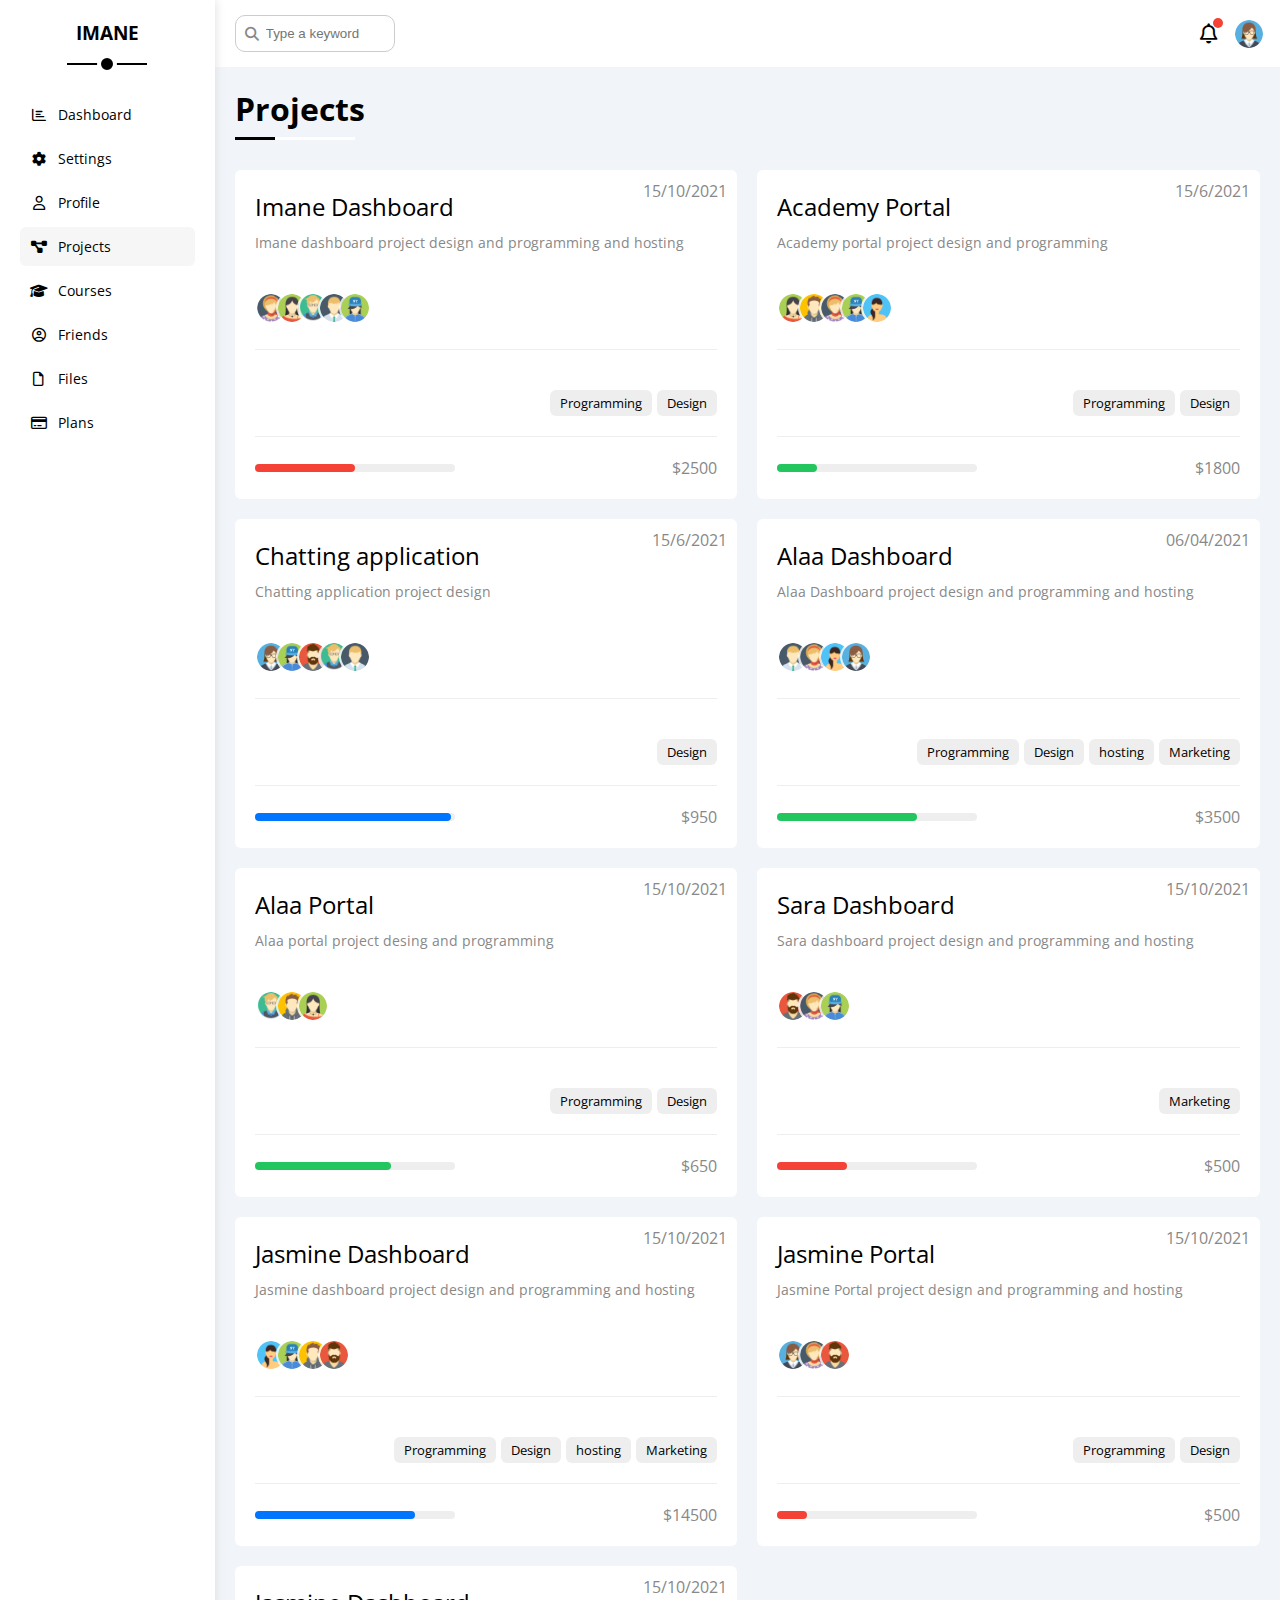
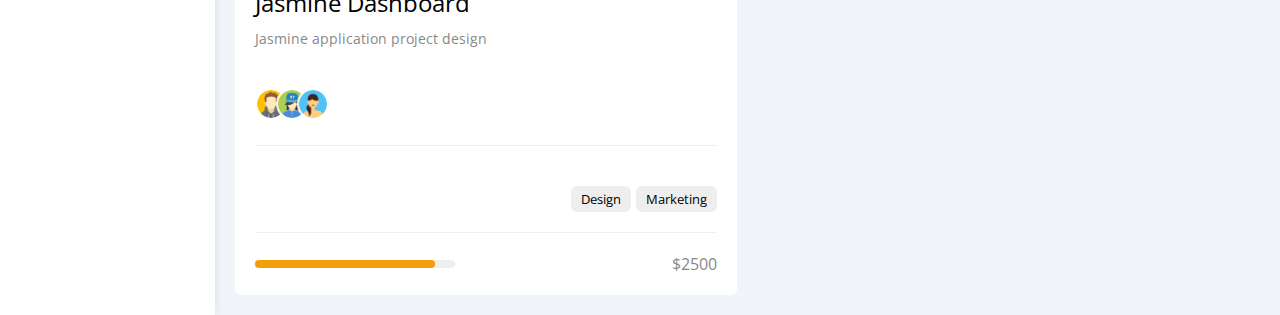
<file: projects.html>
<!DOCTYPE html>
<html lang="en">
  <head>
    <meta charset="UTF-8" />
    <meta http-equiv="X-UA-Compatible" content="IE=edge" />
    <meta name="viewport" content="width=device-width, initial-scale=1.0" />
    <link rel="stylesheet" href="css/framwork.css" />
    <link rel="stylesheet" href="css/master.css" />
    <link rel="stylesheet" href="css/all.min.css" />
    <link rel="preconnect" href="https://fonts.googleapis.com" />
    <link rel="preconnect" href="https://fonts.gstatic.com" crossorigin />
    <link
      href="https://fonts.googleapis.com/css2?family=Open+Sans:wght@300;500&display=swap"
      rel="stylesheet"
    />
    <title>Projects</title>
  </head>
  <body>
    <div class="page d-flex">
      <div class="sidebar bg-white p-20 p-relative">
        <h3 class="p-relative txt-c mt-0">IMANE</h3>
        <ul>
          <li>
            <a
              class="d-flex align-center fs-14 c-black rad-6 p-10"
              href="index.html"
            >
              <i class="fa-regular fa-chart-bar fa-fw"></i>
              <span>Dashboard</span>
            </a>
          </li>
          <li>
            <a
              class="d-flex align-center fs-14 c-black rad-6 p-10"
              href="settings.html"
            >
              <i class="fa-solid fa-gear fa-fw"></i>
              <span>Settings</span>
            </a>
          </li>
          <li>
            <a
              class="d-flex align-center fs-14 c-black rad-6 p-10"
              href="profile.html"
            >
              <i class="fa-regular fa-user fa-fw"></i>
              <span>Profile</span>
            </a>
          </li>
          <li>
            <a
              class="active d-flex align-center fs-14 c-black rad-6 p-10"
              href="projects.html"
            >
              <i class="fa-solid fa-diagram-project fa-fw"></i>
              <span>Projects</span>
            </a>
          </li>
          <li>
            <a
              class="d-flex align-center fs-14 c-black rad-6 p-10"
              href="courses.html"
            >
              <i class="fa-solid fa-graduation-cap fa-fw"></i>
              <span>Courses</span>
            </a>
          </li>
          <li>
            <a
              class="d-flex align-center fs-14 c-black rad-6 p-10"
              href="friends.html"
            >
              <i class="fa-regular fa-circle-user fa-fw"></i>
              <span>Friends</span>
            </a>
          </li>
          <li>
            <a
              class="d-flex align-center fs-14 c-black rad-6 p-10"
              href="files.html"
            >
              <i class="fa-regular fa-file fa-fw"></i>
              <span>Files</span>
            </a>
          </li>
          <li>
            <a
              class="d-flex align-center fs-14 c-black rad-6 p-10"
              href="plans.html"
            >
              <i class="fa-regular fa-credit-card fa-fw"></i>
              <span>Plans</span>
            </a>
          </li>
        </ul>
      </div>
      <div class="content w-full">
        <!-- Start Head -->
        <div class="head bg-white p-15 between-flex">
          <div class="search p-relative">
            <input
              class="p-10"
              type="search"
              name=""
              id=""
              placeholder="Type a keyword"
            />
          </div>
          <div class="icons d-flex align-center">
            <span class="notification p-relative">
              <i class="fa-regular fa-bell fa-lg"></i>
            </span>
            <img class="avatar ml-15" src="images/avatar.png" alt="" />
          </div>
        </div>
        <!-- End head -->
        <h1 class="p-relative">Projects</h1>
        <div class="projects-page d-grid gap-20 wrapper m-20">
          <div class="project bg-white p-20 rad-6 p-relative">
            <span class="projects-date c-grey p-absolute">15/10/2021</span>
            <h2 class="mt-0 mb-10 fw-normal">Imane Dashboard</h2>
            <p class="mb-20 fs-14 c-grey">
              Imane dashboard project design and programming and hosting
            </p>
            <div class="projects-imgs border-b-eee pb-20 pt-20 mb-20">
              <img class="avatar" src="images/avatar-01.png" alt="avatar" />
              <img class="avatar" src="images/avatar-04-f.png" alt="avatar" />
              <img class="avatar" src="images/avatar-05-m.png" alt="avatar" />
              <img class="avatar" src="images/avatar-02.png" alt="avatar" />
              <img class="avatar" src="images/avatar-08-f.png" alt="avatar" />
            </div>
            <ul class="projects-skills d-flex gap-5 border-b-eee pt-20 pb-20 mb-20 flex-mobile-column">
              <li class="btn-shape bg-eee fs-13">Programming</li>
              <li class="btn-shape bg-eee fs-13">Design</li>
            </ul>
            <div class="project-budget between-flex">
              <div style="width: 200px;" class="budget-level p-relative rad-10
              bg-eee ">
              <span style="width: 50%" class="bg-red rad-10 p-absolute h-full"></span>
            </div>
            <span class="c-grey">$2500</span>
          </div>
          </div>
          <div class="project bg-white p-20 rad-6 p-relative">
            <span class="projects-date c-grey p-absolute">15/6/2021</span>
            <h2 class="mt-0 mb-10 fw-normal">Academy Portal</h2>
            <p class="mb-20 fs-14 c-grey">
             Academy portal project design and programming
            </p>
            <div class="projects-imgs border-b-eee pb-20 pt-20 mb-20">
              <img class="avatar" src="images/avatar-04-f.png" alt="avatar" />
              <img class="avatar" src="images/avatar-06-m.png" alt="avatar" />
              <img class="avatar" src="images/avatar-01.png" alt="avatar" />
              <img class="avatar" src="images/avatar-08-f.png" alt="avatar" />
              <img class="avatar" src="images/avatar-09-f.png" alt="avatar" />
            </div>
            <ul class="projects-skills d-flex gap-5 flex-mobile-column border-b-eee pt-20 pb-20 mb-20">
              <li class="btn-shape bg-eee fs-13">Programming</li>
              <li class="btn-shape bg-eee fs-13">Design</li>
            </ul>
            <div class="project-budget between-flex">
              <div style="width: 200px;" class="budget-level p-relative rad-10
              bg-eee ">
              <span style="width: 20%" class="bg-green rad-10 p-absolute h-full"></span>
            </div>
            <span class="c-grey">$1800</span>
          </div>
          </div>
          <div class="project bg-white p-20 rad-6 p-relative">
            <span class="projects-date c-grey p-absolute">15/6/2021</span>
            <h2 class="mt-0 mb-10 fw-normal">Chatting application</h2>
            <p class="mb-20 fs-14 c-grey">
              Chatting application project design
            </p>
            <div class="projects-imgs border-b-eee pb-20 pt-20 mb-20">
              <img class="avatar" src="images/avatar.png" alt="avatar" />
              <img class="avatar" src="images/avatar-08-f.png" alt="avatar" />
              <img class="avatar" src="images/avatar-03-m.png" alt="avatar" />
              <img class="avatar" src="images/avatar-05-m.png" alt="avatar" />
              <img class="avatar" src="images/avatar-02.png" alt="avatar" />
            </div>
            <ul class="projects-skills d-flex gap-5 flex-mobile-column border-b-eee pt-20 pb-20 mb-20">
              <li class="btn-shape bg-eee fs-13">Design</li>
            </ul>
            <div class="project-budget between-flex">
              <div style="width: 200px;" class="budget-level p-relative rad-10
              bg-eee ">
              <span style="width: 98%" class="bg-blue rad-10 p-absolute h-full"></span>
            </div>
            <span class="c-grey">$950</span>
          </div>
          </div>
          <div class="project bg-white p-20 rad-6 p-relative">
            <span class="projects-date c-grey p-absolute">06/04/2021</span>
            <h2 class="mt-0 mb-10 fw-normal">Alaa Dashboard</h2>
            <p class="mb-20 fs-14 c-grey">
              Alaa Dashboard project design and programming and hosting
            </p>
            <div class="projects-imgs border-b-eee pb-20 pt-20 mb-20">
              <img class="avatar" src="images/avatar-02.png" alt="avatar" />
              <img class="avatar" src="images/avatar-01.png" alt="avatar" />
              <img class="avatar" src="images/avatar-09-f.png" alt="avatar" />
              <img class="avatar" src="images/avatar.png" alt="avatar" />
            </div>
            <ul class="projects-skills d-flex gap-5 flex-mobile-column border-b-eee pt-20 pb-20 mb-20">
              <li class="btn-shape bg-eee fs-13">Programming</li>
              <li class="btn-shape bg-eee fs-13">Design</li>
              <li class="btn-shape bg-eee fs-13">hosting</li>
              <li class="btn-shape bg-eee fs-13">Marketing</li>
            </ul>
            <div class="project-budget between-flex">
              <div style="width: 200px;" class="budget-level p-relative rad-10
              bg-eee ">
              <span style="width: 70%" class="bg-green rad-10 p-absolute h-full"></span>
            </div>
            <span class="c-grey">$3500</span>
          </div>
          </div>
          <div class="project bg-white p-20 rad-6 p-relative">
            <span class="projects-date c-grey p-absolute">15/10/2021</span>
            <h2 class="mt-0 mb-10 fw-normal">Alaa Portal</h2>
            <p class="mb-20 fs-14 c-grey">
              Alaa portal project desing and programming
            </p>
            <div class="projects-imgs border-b-eee pb-20 pt-20 mb-20">
              <img class="avatar" src="images/avatar-05-m.png" alt="avatar" />
              <img class="avatar" src="images/avatar-06-m.png" alt="avatar" />
              <img class="avatar" src="images/avatar-04-f.png" alt="avatar" />
            </div>
            <ul class="projects-skills d-flex gap-5 flex-mobile-column border-b-eee pt-20 pb-20 mb-20">
              <li class="btn-shape bg-eee fs-13">Programming</li>
              <li class="btn-shape bg-eee fs-13">Design</li>
            </ul>
            <div class="project-budget between-flex">
              <div style="width: 200px;" class="budget-level p-relative rad-10
              bg-eee ">
              <span style="width: 68%" class="bg-green rad-10 p-absolute h-full"></span>
            </div>
            <span class="c-grey">$650</span>
          </div>
          </div>
          <div class="project bg-white p-20 rad-6 p-relative">
            <span class="projects-date c-grey p-absolute">15/10/2021</span>
            <h2 class="mt-0 mb-10 fw-normal">Sara Dashboard</h2>
            <p class="mb-20 fs-14 c-grey">
              Sara dashboard project design and programming and hosting
            </p>
            <div class="projects-imgs border-b-eee pb-20 pt-20 mb-20">
              <img class="avatar" src="images/avatar-03-m.png" alt="avatar" />
              <img class="avatar" src="images/avatar-01.png" alt="avatar" />
              <img class="avatar" src="images/avatar-08-f.png" alt="avatar" />
            </div>
            <ul class="projects-skills d-flex gap-5 flex-mobile-column border-b-eee pt-20 pb-20 mb-20">
              <li class="btn-shape bg-eee fs-13">Marketing</li>
            </ul>
            <div class="project-budget between-flex">
              <div style="width: 200px;" class="budget-level p-relative rad-10
              bg-eee ">
              <span style="width:35%" class="bg-red rad-10 p-absolute h-full"></span>
            </div>
            <span class="c-grey">$500</span>
          </div>
          </div>
          <div class="project bg-white p-20 rad-6 p-relative">
            <span class="projects-date c-grey p-absolute">15/10/2021</span>
            <h2 class="mt-0 mb-10 fw-normal">Jasmine Dashboard</h2>
            <p class="mb-20 fs-14 c-grey">
              Jasmine dashboard project design and programming and hosting
            </p>
            <div class="projects-imgs border-b-eee pb-20 pt-20 mb-20">
              <img class="avatar" src="images/avatar-09-f.png" alt="avatar" />
              <img class="avatar" src="images/avatar-08-f.png" alt="avatar" />
              <img class="avatar" src="images/avatar-06-m.png" alt="avatar" />
              <img class="avatar" src="images/avatar-03-m.png" alt="avatar" />
            </div>
            <ul class="projects-skills d-flex gap-5 flex-mobile-column border-b-eee pt-20 pb-20 mb-20">
              <li class="btn-shape bg-eee fs-13">Programming</li>
              <li class="btn-shape bg-eee fs-13">Design</li>
              <li class="btn-shape bg-eee fs-13">hosting</li>
              <li class="btn-shape bg-eee fs-13">Marketing</li>
            </ul>
            <div class="project-budget between-flex">
              <div style="width: 200px;" class="budget-level p-relative rad-10
              bg-eee ">
              <span style="width: 80%" class="bg-blue rad-10 p-absolute h-full"></span>
            </div>
            <span class="c-grey">$14500</span>
          </div>
          </div>
          <div class="project bg-white p-20 rad-6 p-relative">
            <span class="projects-date c-grey p-absolute">15/10/2021</span>
            <h2 class="mt-0 mb-10 fw-normal">Jasmine Portal</h2>
            <p class="mb-20 fs-14 c-grey">
              Jasmine Portal project design and programming and hosting
            </p>
            <div class="projects-imgs border-b-eee pb-20 pt-20 mb-20">
              <img class="avatar" src="images/avatar.png" alt="avatar" />
              <img class="avatar" src="images/avatar-01.png" alt="avatar" />
              <img class="avatar" src="images/avatar-03-m.png" alt="avatar" />
            </div>
            <ul class="projects-skills d-flex gap-5 flex-mobile-column border-b-eee pt-20 pb-20 mb-20">
              <li class="btn-shape bg-eee fs-13">Programming</li>
              <li class="btn-shape bg-eee fs-13">Design</li>
            </ul>
            <div class="project-budget between-flex">
              <div style="width: 200px;" class="budget-level p-relative rad-10
              bg-eee ">
              <span style="width: 15%" class="bg-red rad-10 p-absolute h-full"></span>
            </div>
            <span class="c-grey">$500</span>
          </div>
          </div>
          <div class="project bg-white p-20 rad-6 p-relative">
            <span class="projects-date c-grey p-absolute">15/10/2021</span>
            <h2 class="mt-0 mb-10 fw-normal">Jasmine Dashboard</h2>
            <p class="mb-20 fs-14 c-grey">
              Jasmine application project design
            </p>
            <div class="projects-imgs border-b-eee pb-20 pt-20 mb-20">
              <img class="avatar" src="images/avatar-06-m.png" alt="avatar" />
              <img class="avatar" src="images/avatar-08-f.png" alt="avatar" />
              <img class="avatar" src="images/avatar-09-f.png" alt="avatar" />
            </div>
            <ul class="projects-skills d-flex gap-5 flex-mobile-column border-b-eee pt-20 pb-20 mb-20">
              <li class="btn-shape bg-eee fs-13">Design</li>
              <li class="btn-shape bg-eee fs-13">Marketing</li>
            </ul>
            <div class="project-budget between-flex">
              <div style="width: 200px;" class="budget-level p-relative rad-10
              bg-eee ">
              <span style="width: 90%" class="bg-orange rad-10 p-absolute h-full"></span>
            </div>
            <span class="c-grey">$2500</span>
          </div>
          </div>
      </div>
    </div>
  </body>
</html>
</file>
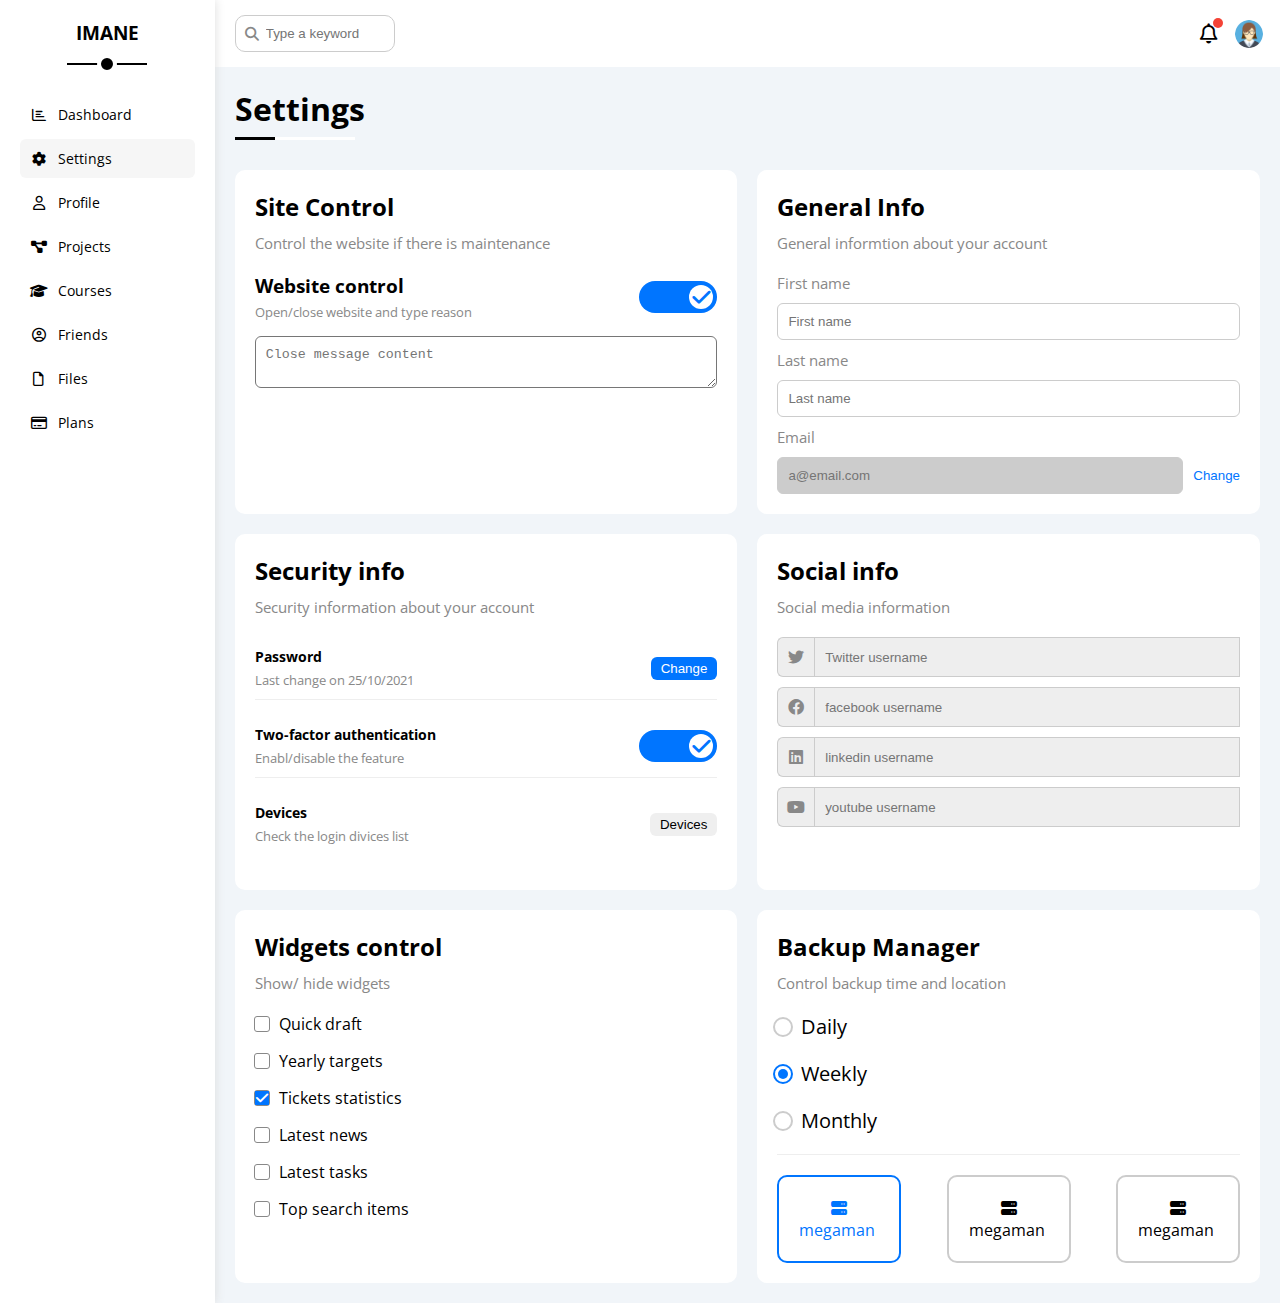
<file: settings.html>
<!DOCTYPE html>
<html lang="en">
  <head>
    <meta charset="UTF-8" />
    <meta http-equiv="X-UA-Compatible" content="IE=edge" />
    <meta name="viewport" content="width=device-width, initial-scale=1.0" />
    <link rel="stylesheet" href="css/framwork.css" />
    <link rel="stylesheet" href="css/master.css" />
    <link rel="stylesheet" href="css/all.min.css" />
    <link rel="preconnect" href="https://fonts.googleapis.com" />
    <link rel="preconnect" href="https://fonts.gstatic.com" crossorigin />
    <link
      href="https://fonts.googleapis.com/css2?family=Open+Sans:wght@300;500&display=swap"
      rel="stylesheet"
    />
    <title>Settings</title>
  </head>
  <body>
    <div class="page d-flex">
      <div class="sidebar bg-white p-20 p-relative">
        <h3 class="p-relative txt-c mt-0">IMANE</h3>
        <ul>
          <li>
            <a
              class="d-flex align-center fs-14 c-black rad-6 p-10"
              href="index.html"
            >
              <i class="fa-regular fa-chart-bar fa-fw"></i>
              <span>Dashboard</span>
            </a>
          </li>
          <li>
            <a
              class="active d-flex align-center fs-14 c-black rad-6 p-10"
              href="settings.html"
            >
              <i class="fa-solid fa-gear fa-fw"></i>
              <span>Settings</span>
            </a>
          </li>
          <li>
            <a
              class="d-flex align-center fs-14 c-black rad-6 p-10"
              href="profile.html"
            >
              <i class="fa-regular fa-user fa-fw"></i>
              <span>Profile</span>
            </a>
          </li>
          <li>
            <a
              class="d-flex align-center fs-14 c-black rad-6 p-10"
              href="projects.html"
            >
              <i class="fa-solid fa-diagram-project fa-fw"></i>
              <span>Projects</span>
            </a>
          </li>
          <li>
            <a
              class="d-flex align-center fs-14 c-black rad-6 p-10"
              href="courses.html"
            >
              <i class="fa-solid fa-graduation-cap fa-fw"></i>
              <span>Courses</span>
            </a>
          </li>
          <li>
            <a
              class="d-flex align-center fs-14 c-black rad-6 p-10"
              href="friends.html"
            >
              <i class="fa-regular fa-circle-user fa-fw"></i>
              <span>Friends</span>
            </a>
          </li>
          <li>
            <a
              class="d-flex align-center fs-14 c-black rad-6 p-10"
              href="files.html"
            >
              <i class="fa-regular fa-file fa-fw"></i>
              <span>Files</span>
            </a>
          </li>
          <li>
            <a
              class="d-flex align-center fs-14 c-black rad-6 p-10"
              href="plans.html"
            >
              <i class="fa-regular fa-credit-card fa-fw"></i>
              <span>Plans</span>
            </a>
          </li>
        </ul>
      </div>
      <div class="content w-full">
        <!-- Start Head -->
        <div class="head bg-white p-15 between-flex">
          <div class="search p-relative">
            <input
              class="p-10"
              type="search"
              name=""
              id=""
              placeholder="Type a keyword"
            />
          </div>
          <div class="icons d-flex align-center">
            <span class="notification p-relative">
              <i class="fa-regular fa-bell fa-lg"></i>
            </span>
            <img
              class="avatar ml-15"
              class="avatar ml-15"
              src="images/avatar.png"
              alt=""
            />
          </div>
        </div>
        <!-- End head -->
        <h1 class="p-relative">Settings</h1>
        <div class="wrapper m-20 d-grid gap-20">
          <!-- Start settingd s box -->
          <div class="p-20 bg-white rad-10">
            <h2 class="mt-0 mb-10">Site Control</h2>
            <p class="mb-20 fs-15 c-grey">
              Control the website if there is maintenance
            </p>
            <div class="mb-15 between-flex">
              <div class="control-desc">
                <h3>Website control</h3>
                <p class="fs-13 c-grey mt-5">
                  Open/close website and type reason
                </p>
              </div>
              <label>
                <input class="toggle-checkbox" type="checkbox" checked />
                <div class="toggle-switch"></div>
              </label>
            </div>
            <textarea
              class="close-message p-10 rad-6 d-block w-full"
              placeholder="Close message content"
            ></textarea>
          </div>
          <!-- End settings box -->
          <!-- Start general info box -->
          <div class="p-20 bg-white rad-10">
            <h2 class="mt-0 mb-10">General Info</h2>
            <p class="mb-20 fs-15 c-grey">
              General informtion about your account
            </p>
            <form>
              <div class="info-element mb-10">
                <label class="fs-15 d-block mb-10 c-grey" for="f-name"
                  >First name</label
                >
                <input
                  class="b-none border-ccc w-full rad-6 p-10"
                  type="text"
                  name="f-name"
                  id="f-name"
                  placeholder="First name"
                />
              </div>
              <div class="info-element mb-10">
                <label class="fs-15 d-block mb-10 c-grey" for="lname"
                  >Last name</label
                >
                <input
                  class="b-none border-ccc w-full rad-6 p-10"
                  type="text"
                  name="l-name"
                  id="l-name"
                  placeholder="Last name"
                />
              </div>
              <div class="info-element">
                <label class="fs-15 d-block mb-10 c-grey" for="mail"
                  >Email</label
                >
                <div class="mail-wrapper d-flex align-center">
                  <input
                    class="b-none border-ccc rad-6 p-10 flex-1"
                    type="email"
                    name="mail"
                    id="mail"
                    placeholder="a@email.com"
                    disabled
                  />
                  <button class="c-blue ml-10 b-none bg-white">Change</button>
                </div>
              </div>
            </form>
          </div>
          <!-- End general info box -->
          <!-- Start security info -->
          <div class="p-20 bg-white rad-10">
            <h2 class="mt-0 mb-10">Security info</h2>
            <p class="mb-20 fs-15 c-grey">
              Security information about your account
            </p>
            <div class="sec-box mb-15 between-flex border-b-eee">
              <div class="security-pass">
                <h3 class="fs-14">Password</h3>
                <p class="fs-13 c-grey mt-5">Last change on 25/10/2021</p>
              </div>
              <button class="btn-shape bg-blue c-white b-none">Change</button>
            </div>
            <div class="sec-box mb-15 between-flex border-b-eee">
              <div class="control-desc">
                <h3 class="fs-14">Two-factor authentication</h3>
                <p class="fs-13 c-grey mt-5">Enabl/disable the feature</p>
              </div>
              <label>
                <input class="toggle-checkbox" type="checkbox" checked />
                <div class="toggle-switch"></div>
              </label>
            </div>
            <div class="sec-box mb-15 between-flex">
              <div class="control-desc">
                <h3 class="fs-14">Devices</h3>
                <p class="fs-13 c-grey mt-5">Check the login divices list</p>
              </div>
              <button
                class="btn-shape b-none c-black bg-grey p-10 d-block c-pointer"
              >
                Devices
              </button>
            </div>
          </div>
          <!-- End security info -->
          <!-- Start social info -->
          <div class="p-20 bg-white rad-10">
            <h2 class="mt-0 mb-10">Social info</h2>
            <p class="mb-20 fs-15 c-grey">Social media information</p>
            <div class="social-info-row d-flex mb-10">
              <i class="fa-brands fa-twitter c-grey"></i>
              <input
                class="w-full"
                type="text"
                name="twitter"
                id="info-twitter"
                placeholder="Twitter username"
              />
            </div>
            <div class="social-info-row d-flex mb-10">
              <i class="fa-brands fa-facebook c-grey"></i>
              <input
                class="w-full"
                type="text"
                name="facebook"
                id="info-facebook"
                placeholder="facebook username"
              />
            </div>
            <div class="social-info-row d-flex mb-10">
              <i class="fa-brands fa-linkedin c-grey"></i>
              <input
                class="w-full"
                type="text"
                name="linkedin"
                id="info-linkedin"
                placeholder="linkedin username"
              />
            </div>
            <div class="social-info-row d-flex mb-10">
              <i class="fa-brands fa-youtube c-grey"></i>
              <input
                class="w-full"
                type="text"
                name="youtube"
                id="info-youtube"
                placeholder="youtube username"
              />
            </div>
          </div>
          <!-- END SOCIAL INFO -->
          <!-- START WIDGETS CONTROL -->
          <div class="p-20 bg-white rad-10">
            <h2 class="mt-0 mb-10">Widgets control</h2>
            <p class="mb-20 fs-15 c-grey">Show/ hide widgets</p>
            <div class="widgets-row mb-15">
              <input type="checkbox" name="quick-draft" id="q-draft" />
              <label class="pl-5" for="q-draft">Quick draft</label>
            </div>
            <div class="widgets-row mb-15">
              <input type="checkbox" name="y-targets" id="y-targets" />
              <label class="pl-5" for="y-targets">Yearly targets</label>
            </div>
            <div class="widgets-row mb-15">
              <input
                type="checkbox"
                name="ticket-statistics"
                id="t-statistics"
                checked
              />
              <label class="pl-5" for="t-statistics">Tickets statistics</label>
            </div>
            <div class="widgets-row mb-15">
              <input type="checkbox" name="latest-news" id="l-news" />
              <label class="pl-5" for="l-news">Latest news</label>
            </div>
            <div class="widgets-row mb-15">
              <input type="checkbox" name="latest-tasks" id="l-tasks" />
              <label class="pl-5" for="l-tasks">Latest tasks</label>
            </div>
            <div class="widgets-row mb-15">
              <input type="checkbox" name="top-search" id="t-search" />
              <label class="pl-5" for="t-search">Top search items</label>
            </div>
          </div>
          <!-- END WIDGETS CONTROL -->
          <!-- Start backup manger -->
          <div class="p-20 bg-white rad-10">
            <h2 class="mt-0 mb-10">Backup Manager</h2>
            <p class="mb-20 fs-15 c-grey">Control backup time and location</p>
            <div class="backup-row mb-20">
              <input type="radio" name="backup" id="daily" />
              <label for="daily">Daily</label>
            </div>
            <div class="backup-row mb-20">
              <input type="radio" name="backup" id="weekly" checked />
              <label for="weekly">Weekly</label>
            </div>
            <div class="backup-row mb-20">
              <input type="radio" name="backup" id="monthly" />
              <label for="monthly">Monthly</label>
            </div>
            <div class="backup-list between-flex txt-c pt-20 border-t-eee">
              <label class="backup-server p-20 rad-10" for="megaman">
                <span class="d-block"><i class="fa-solid fa-server"></i></span>
                <span>megaman</span>
                <input type="radio" name="list" id="megaman" checked />
              </label>
              <label class="backup-server p-20 rad-10" for="zero">
                <span class="d-block"><i class="fa-solid fa-server"></i></span>
                <span>megaman</span>
                <input type="radio" name="list" id="zero" />
              </label>
              <label class="backup-server p-20 rad-10" for="sigma">
                <span class="d-block"><i class="fa-solid fa-server"></i></span>
                <span>megaman</span>
                <input type="radio" name="list" id="sigma" />
              </label>
            </div>
          </div>

          <!-- End backup manger -->
        </div>
      </div>
    </div>
  </body>
</html>
</file>
<file: css/framwork.css>
/*Start box*/
.d-flex {
  display: flex;
}
.align-center {
  align-items: center;
}
.space-between {
  justify-content: space-between;
}
.space-center {
  justify-content: center;
}
.f-wrap {
  flex-wrap: wrap;
}
.flex-1 {
  flex: 1;
}
.flex-column {
  flex-direction: column;
}
@media (max-width: 767px) {
  .flex-mobile-column {
    flex-direction: column;
  }
}
.d-grid {
  display: grid;
}
.gap-5 {
  gap: 5px;
}
.gap-10 {
  gap: 10px;
}
.gap-20 {
  gap: 20px;
}
.gap-40 {
  gap: 40px;
}

.d-block {
  display: block;
}
@media (max-width: 767px) {
  .block-mobile {
    display: block;
  }
  .hide-mobile {
    display: none;
  }
}
/* End box */

/* Start padding + margin */
.p-5 {
  padding: 5px;
}
.p-10 {
  padding: 10px;
}
.p-15 {
  padding: 15px;
}
.p-20 {
  padding: 20px;
}
.pt-10 {
  padding-top: 10px;
}
.pt-15 {
  padding-top: 15px;
}
.pt-20 {
  padding-top: 20px;
}
.pr-5 {
  padding-right: 5px;
}
.pr-10 {
  padding-right: 10px;
}
.pb-10 {
  padding-bottom: 10px;
}
.pb-15 {
  padding-bottom: 15px;
}
.pb-20 {
  padding-bottom: 20px;
}
.pl-5 {
  padding-left: 5px;
}
.pl-10 {
  padding-left: 10px;
}
.pl-20 {
  padding-left: 20px;
}
.m-auto {
  margin: auto;
}
.m-inline-auto {
  margin-inline: auto;
}
.m-0 {
  margin: 0;
}
.m-20 {
  margin: 20px;
}
.mt-0 {
  margin-top: 0;
}
.mt-5 {
  margin-top: 5px;
}
.mt-10 {
  margin-top: 10px;
}
.mt-15 {
  margin-top: 15px;
}
.mt-20 {
  margin-top: 20px;
}
.mr-5 {
  margin-right: 5px;
}

.mr-10 {
  margin-right: 10px;
}
.mb-5 {
  margin-bottom: 5px;
}
.mb-10 {
  margin-bottom: 10px;
}
.mb-15 {
  margin-bottom: 15px;
}
.mb-20 {
  margin-bottom: 20px;
}
.ml-0 {
  margin-left: 0;
}
.ml-15 {
  margin-left: 15px;
}
.ml-10 {
  margin-left: 10px;
}
.ml-auto {
  margin-right: auto;
}
/* End padding + margin */
/* Start color */
.c-white {
  color: white;
}
.c-grey {
  color: var(--grey-color);
}
.c-black {
  color: black;
}

.c-blue {
  color: var(--blue-color);
}
.c-orange {
  color: var(--orange-color);
}
.c-green {
  color: var(--green-color);
}
.c-red {
  color: var(--red-color);
}
.bg-white {
  background-color: white;
}
.bg-eee {
  background-color: #eee;
}
.bg-blue {
  background-color: var(--blue-color);
}
.bg-orange {
  background-color: var(--orange-color);
}
.bg-green {
  background-color: var(--green-color);
}
.bg-red {
  background-color: var(--red-color);
}

/* end color */

/* Start position */
.p-relative {
  position: relative;
}
.p-absolute {
  position: absolute;
}
/* End position */
/* Start font */
.txt-c {
  text-align: center;
}
@media (max-width: 767px) {
  .txt-c-mobile {
    text-align: center;
  }
}
.fs-12 {
  font-size: 12px;
}

.fs-13 {
  font-size: 13px;
}
.fs-14 {
  font-size: 14px;
}
.fs-15 {
  font-size: 15px;
}
.fs-18 {
  font-size: 18px;
}
.fw-normal {
  font-weight: normal;
}
.fw-bold {
  font-weight: bold;
}
.lh-2 {
  line-height: 2;
}
@media (max-width: 767px) {
  .txt-c-mobile {
    text-align: center;
  }
}
/* End font */

/* Start border */
.b-none {
  border: none;
}
.border-ccc {
  border: 1px solid #ccc;
}
.border-r-ccc {
  border-right: 1px solid #ccc;
}
.border-t-eee {
  border-top: 1px solid #eee;
}
.border-b-eee {
  border-bottom: 1px solid #eee;
}
.rad-6 {
  border-radius: 6px;
}
.rad-10 {
  border-radius: 10px;
}
.rad-half {
  border-radius: 50%;
}
/* End border */
/* Start width */
.w-full {
  width: 100%;
}
.w-fit {
  width: fit-content;
}
.h-full {
  height: 100%;
}
/* End width */
/* BUTTON */
.c-pointer {
  cursor: pointer;
}

/* End button */
/*Start component */
.center-flex {
  display: flex;
  align-items: center;
  justify-content: center;
}
.between-flex {
  display: flex;
  align-items: center;
  justify-content: space-between;
}
.btn-shape {
  padding: 4px 10px;
  border-radius: 6px;
}
/* End component */
</file>
<file: css/master.css>
:root {
  --blue-color: #0075ff;
  --blue-alt-color: #0d69d5;
  --orange-color: #f59e0b;
  --green-color: #22c55e;
  --red-color: #f44336;
  --grey-color: #888;
}
* {
  box-sizing: border-box;
  padding: 0;
  margin: 0;
}

body {
  font-family: "Open Sans", sans-serif;
  margin: 0;
  min-height: 120vh;
}
*:focus {
  outline: none;
}
a {
  text-decoration: none;
}
ul {
  list-style: none;
}
::-webkit-scrollbar {
  width: 15px;
}
::-webkit-scrollbar-track {
  background-color: white;
}
::-webkit-scrollbar-thumb {
  background-color: var(--blue-color);
}
::-webkit-scrollbar-thumb:hover {
  background-color: var(--blue-alt-color);
}

:disabled {
  cursor: no-drop;
  background-color: #ccc;
}
/* .avatar {
  width: 50px;
  height: 50px;
} */
.wrapper {
  grid-template-columns: repeat(auto-fill, minmax(450px, 1fr));
  margin-left: 20px;
  margin-right: 20px;
}

@media (max-width: 767px) {
  .wrapper {
    grid-template-columns: minmax(200px, 1fr);
    margin-left: 10px;
    margin-right: 10px;
  }
}

.wrapper-200 {
  grid-template-columns: repeat(auto-fill, minmax(200px, 1fr));
}

@media (max-width: 767px) {
  .wrapper-200 {
    grid-template-columns: minmax(200px, 1fr);
  }
}
.wrapper-300 {
  grid-template-columns: repeat(auto-fill, minmax(300px, 1fr));
  margin-left: 20px;
  margin-right: 20px;
}

@media (max-width: 767px) {
  .wrapper-300 {
    grid-template-columns: minmax(200px, 1fr);
    margin-left: 10px;
    margin-right: 10px;
  }
}
.avatar {
  width: 32px;
  height: 32px;
  border-radius: 50%;
  padding: 2px;
  background-color: rgb(255, 255, 255, 0.8);
}
.avatar:not(:first-of-type) {
  margin-left: -15px;
}

.avatar-m {
  width: 100px;
  height: 100px;
}
.page {
  background-color: #f1f5f9;
  min-height: 100vh;
}

/* Start sidebar */
.sidebar {
  width: 250px;
  box-shadow: 0 0 10px #ddd;
}
.sidebar > h3 {
  margin-bottom: 50px;
}
.sidebar > h3::before,
.sidebar > h3::after {
  content: "";
  position: absolute;
  background-color: black;
  transform: translateX(-50%);
}
.sidebar > h3::before {
  width: 80px;
  height: 2px;
  bottom: -20px;
  left: 50%;
}
.sidebar > h3::after {
  left: 50%;
  bottom: -29px;
  width: 12px;
  height: 12px;
  border-radius: 50%;
  border: 4px solid white;
}

.sidebar ul li a {
  transition: 0.3s;
  margin-bottom: 5px;
}

.sidebar ul li a:hover,
.sidebar ul li a.active {
  background-color: #f6f6f6;
}
.sidebar ul li a span {
  font-size: 14px;
  margin-left: 10px;
}

@media (max-width: 767px) {
  .sidebar {
    width: 62px;
  }
  .sidebar > h3 {
    font-size: 13px;
    margin-bottom: 15px;
  }
  .sidebar > h3::before,
  .sidebar > h3::after {
    display: none;
  }
  .sidebar ul li a span {
    display: none;
  }
}
/* End sidebar */

/* Start content */
.content {
  overflow: hidden;
}

.head .search::before {
  font-family: var(--fa-style-family-classic);
  content: "\f002";
  font-weight: 900;
  position: absolute;
  left: 15px;
  top: 50%;
  transform: translateY(-50%);
  font-size: 14px;
  color: var(--grey-color);
}
.head .search input {
  border: 1px solid #ccc;
  border-radius: 10px;
  margin-left: 5px;
  padding-left: 30px;
  width: 160px;
  transition: width 0.3s;
}

.head .search input:focus {
  width: 200px;
  border-color: #ddd;
}
.head .search input:focus::placeholder {
  opacity: 0;
}

.head .icons .notification::before {
  content: "";
  position: absolute;
  width: 10px;
  height: 10px;
  background-color: var(--red-color);
  border-radius: 50%;
  right: -5px;
  top: -5px;
}
.page h1 {
  margin: 20px 20px 40px;
}

.page h1::before,
.page h1::after {
  content: "";
  position: absolute;
  height: 3px;
  bottom: -10px;
  left: 0;
}
.page h1::before {
  background-color: white;
  width: 120px;
}
.page h1::after {
  background-color: black;
  width: 40px;
}

/* End content */
/* Start welcome widget */
.intro {
  height: 200px;
}
.welcom {
  overflow: hidden;
}
.welcom-img {
  width: 170px;
  margin-bottom: -40px;
}

.welcome .avatar {
  width: 64px;
  height: 64px;
  border: 2px solid white;
  border-radius: 50%;
  padding: 2px;
  box-shadow: 0 0 5px #ddd;
  margin-left: 20px;
  margin-top: -32px;
}

.welcome .visit {
  margin: 0 15px 15px auto;
  transition: 0.3s;
}
.welcome .visit:hover {
  background-color: var(--blue-alt-color);
}
@media (max-width: 767px) {
  .welcome .intro {
    padding-bottom: 30px;
  }
  .welcom .avatar {
    margin-left: 0;
  }
  .welcome .body > div:not(:last-child) {
    margin-bottom: 20px;
  }
}
/* End welcome widget */

/* Start quick draft */
.quick-draft textarea {
  resize: none;
  min-height: 180px;
}
.quick-draft .save {
  margin-left: auto;
  transition: 0.3s;
  cursor: pointer;
}

.quick-draft .save:hover {
  background-color: var(--blue-alt-color);
}
/* End quick draft */
/* Start target */
.targets .target-row .icon {
  width: 80px;
  height: 80px;
  margin-right: 15px;
}
.targets .details .progress {
  height: 4px;
}

.targets .details .progress > span {
  left: 0;
  top: 0;
  height: 100%;
}
.targets .details .progress > span span {
  right: -16px;
  bottom: 16px;
  color: white;
  padding: 2px 5px;
  border-radius: 6px;
  font-size: 13px;
}

.targets .details .progress > span span::after {
  content: "";
  border-color: transparent;
  border-width: 5px;
  border-style: solid;
  position: absolute;
  bottom: -10px;
  border-top-color: var(--blue-alt-color);
  left: 50%;
  transform: translateX(-50%);
}

.targets .details .progress > .blue span::after {
  border-top-color: var(--blue-color);
}
.targets .details .progress > .orange span::after {
  border-top-color: var(--orange-color);
}
.targets .details .progress > .green span::after {
  border-top-color: var(--green-color);
}

.blue .icon,
.blue .progress {
  background-color: rgb(0, 117, 225, 0.2);
}

.orange .icon,
.orange .progress {
  background-color: rgb(245, 158, 11, 0.2);
}

.green .icon,
.green .progress {
  background-color: rgb(34, 197, 94, 0.2);
}
/* End target */
/* Start tickects */
.tickets .box {
  border: 1px solid #ccc;
  width: calc(50% - 10px);
}

@media (max-width: 767px) {
  .tickets .box {
    width: 100%;
  }
}
/* End tickets */

/* Start latest news */
.news-row img {
  width: 100px;
  border-radius: 6px;
  margin-right: 15px;
}

.news-row .info h3 {
  margin: 0 0 6px;
  font-size: 16px;
}
@media (max-width: 767px) {
  .news-row {
    display: block;
  }
  .news-row .label {
    display: block;
    margin: 10px auto;
    width: fit-content;
  }
}
/* Start Tasks */
.task-done > * {
  opacity: 0.5;
  text-decoration: line-through;
}

.task-done .delete-task {
  text-decoration: none;
}
.delete-task {
  cursor: pointer;
  transition: color 0.3s;
}
.delete-task:hover {
  color: var(--red-color);
}

/* START LATEST UPLOAD */
.upload-row img {
  width: 50px;
}

/* END LATEST UPLOAD */
/* Start project progress */
.progress {
  z-index: 1;
}
.progress-content::before {
  content: "";
  position: absolute;
  width: 2px;
  height: calc(100% - 60px);
  background-color: var(--blue-color);
  left: 15px;
  bottom: 50%;
  transform: translateY(50%);
}
.progress-circle {
  width: 30px;
  height: 30px;
  border: 1px solid var(--blue-color);
  border-radius: 50%;
  background-color: white;
  /* z-index: 1; */
}

.progress-circle.done::before,
.progress-circle.current::before {
  content: "";
  position: absolute;
  width: 23px;
  height: 23px;
  border: 2px solid white;
  background-color: var(--blue-color);
  border-radius: 50%;
  left: 50%;
  top: 50%;
  transform: translate(-50%, -50%);
  /* z-index: -1; */
}

.progress-circle.current::before {
  animation: 3s linear infinite progress;
}
.progress-row {
  margin-top: 10px;
}
.progress-img {
  right: 0;
  width: 200px;
  bottom: 0px;
  z-index: -1;
  opacity: 0.5;
}
/* End project progress */

/* START REMINDER */
.reminder-row {
  border-left-width: 2px;
  border-left-style: solid;
  margin-left: 15px;
}
.reminder-row::before {
  content: "";
  position: absolute;
  width: 15px;
  height: 15px;
  border-radius: 50%;
  left: -25px;
  top: 50%;
  transform: translateY(-50%);
}
.reminder-blue {
  border-left-color: var(--blue-color);
}

.reminder-blue::before {
  background-color: var(--blue-color);
}

.reminder-green {
  border-left-color: var(--green-color);
}
.reminder-green::before {
  background-color: var(--green-color);
}
.reminder-orange {
  border-left-color: var(--orange-color);
}
.reminder-orange::before {
  background-color: var(--orange-color);
}
.reminder-red {
  border-left-color: var(--red-color);
}
.reminder-red::before {
  background-color: var(--red-color);
}
/* END REMINDER */

/* START LATEST POST */
.post-img {
  width: 40px;
  height: 40px;
}
.post-p {
  min-height: 140px;
}
/* END LATEST POST */
/* Start social stats */
.social-row {
  padding: 0;
  height: 3rem;
  margin-bottom: 20px;
  overflow: hidden;
}
.social-icon {
  width: 70px;
  height: 100%;
}
.twitter-row {
  background-color: rgb(29, 161, 242, 0.2);
}
.twitter-row .social-icon,
.twitter-row .social-btn {
  background-color: #1da1f2;
}
.facebook-row {
  background-color: rgb(24, 119, 242, 0.4);
}
.facebook-row .social-icon,
.facebook-row .social-btn {
  background-color: #1877f2;
}
.youtube-row {
  background-color: rgb(255, 0, 0, 0.4);
}
.youtube-row .social-icon,
.youtube-row .social-btn {
  background-color: #ff0000;
}
.linkedin-row {
  background-color: rgb(0, 119, 181, 0.4);
}
.linkedin-row .social-icon,
.linkedin-row .social-btn {
  background-color: #0077b5;
}
/* End social stats */
/* Start priojects table */
.projects .responsive-table {
  overflow-x: auto;
}
.projects table {
  min-width: 1000px;
  border-spacing: 0;
}
.projects thead td {
  background-color: #eee;
  font-weight: bold;
}

.projects table td {
  padding: 15px;
}

.projects tbody td {
  border-bottom: 1px solid #eee;
  border-left: 1px solid #eee;
}
.projects table tr {
  transition: 300ms;
}
.projects table tr td:last-of-type {
  border-right: 1px solid #eee;
}
.projects table tr:hover td {
  background-color: rgb(251, 251, 251);
}

/* End priojects table */

/* START SETTINGS */

.settings-page .close-message {
  border: 1px solid #ccc;
  resize: none;
  min-height: 150px;
}

.toggle-checkbox {
  -webkit-appearance: none;
  appearance: none;
  display: none;
}
.toggle-switch {
  width: 78px;
  height: 32px;
  background-color: #eee;
  border-radius: 16px;
  position: relative;
  cursor: pointer;
  transition: 0.3s;
}
.toggle-switch::before {
  font-family: var(--fa-style-family-classic);
  content: "\f00d";
  font-weight: 900;
  font-size: 1.3rem;
  background-color: white;
  color: #eee;
  height: 24px;
  width: 24px;
  border-radius: 50%;
  position: absolute;
  left: 4px;
  top: 4px;
  display: flex;
  align-items: center;
  justify-content: center;
  transition: 0.3s;
}

.toggle-checkbox:checked + .toggle-switch {
  background-color: var(--blue-color);
}
.toggle-checkbox:checked + .toggle-switch::before {
  font-family: var(--fa-style-family-classic);
  content: "\f00c";
  left: 50px;
  color: var(--blue-color);
}

/* END SETTINGS */

/* Start general info */
.info-element input {
  outline: none;
}

.info-element input:focus::placeholder {
  opacity: 0;
}
/* End general info */

/* Start security info */
.sec-box {
  padding-top: 10px;
  padding-bottom: 10px;
}
/* end security info */

/* Start social info */
.social-info-row i {
  height: 40px;
  width: 40px;
  border: 1px solid #ccc;
  border-right: none;
  border-radius: 6px 0 0 6px;
  background-color: #eee;
  display: flex;
  align-items: center;
  justify-content: center;
  transition: all 300ms;
}
.social-info-row input {
  height: 40px;
  border: 1px solid #ccc;
  background-color: #eee;
  padding-left: 10px;
}

.social-info-row:focus-within i {
  color: var(--blue-color);
}
/* End social info */

/* START WIDGET CONTROL */
.widgets-row label {
  padding-left: 20px;
  position: relative;
  cursor: pointer;
}
.widgets-row input[type="checkbox"] {
  -webkit-appearance: none;
  appearance: none;
}
.widgets-row label::before {
  content: "";
  position: absolute;
  width: 14px;
  height: 14px;
  left: -5px;
  top: 50%;
  transform: translateY(-50%);
  border: 1px solid #888;
  border-radius: 3px;
  background-color: white;
  transition: 0.3s;
}
.widgets-row label:hover::before {
  border-color: var(--blue-color);
}
.widgets-row label::after {
  font-family: var(--fa-style-family-classic);
  content: "\f00c";
  position: absolute;
  font-weight: 900;
  color: white;
  background-color: var(--blue-color);
  /* opacity: 0; */
  font-size: 14px;
  top: 50%;
  left: -4.2px;
  transform: translateY(-50%) scale(0) rotate(180deg);
  transition: 0.3s;
}
.widgets-row input:checked ~ label::before {
  transform: translateY(-50%);
}
.widgets-row input:checked ~ label::after {
  transform: translateY(-50%) scale(1) rotate(0);
}

/* END WIDGET CONTROL */

/* START BACKUP MANAGER */
.backup-row input[type="radio"] {
  -webkit-appearance: none;
  appearance: none;
}
.backup-row label {
  font-size: 20px;
  padding-left: 20px;
  position: relative;
  cursor: pointer;
}
.backup-row label::before {
  content: "";
  position: absolute;
  width: 14px;
  height: 14px;
  border: 2px solid #ccc;
  left: -8px;
  top: 50%;
  transform: translateY(-50%);
  border-radius: 50%;
  padding: 1px;
}
.backup-row label::after {
  content: "";
  position: absolute;
  width: 10px;
  height: 10px;
  left: -3.4px;
  top: 50%;
  transform: translateY(-50%) scale(0);
  border-radius: 50%;
  background-color: var(--blue-color);
  transition: 0.3s;
}
.backup-row input[type="radio"]:checked ~ label::before {
  border-color: #0075ff;
}
.backup-row input[type="radio"]:checked ~ label::after {
  transform: translateY(-50%) scale(1);
}
@media (max-media: 767px) {
  .backup-list {
    flex-wrap: wrap;
  }
}
.backup-server {
  border: 2px solid #ccc;
  cursor: pointer;
  transition: 0.3s;
}

.backup-server input[type="radio"] {
  -webkit-appearance: none;
  appearance: none;
}
.backup-server span {
  transition: 0.3s;
}

.backup-server:has(input[type="radio"]:checked) {
  border-color: var(--blue-color);
}
.backup-server:has(input[type="radio"]:checked) span {
  color: var(--blue-color);
}
/* END BUCKP MANAGER */

/* PROFILE PAGE */
/* Profile overview */
.overview-left {
  width: 300px;
  min-height: 400px;
}
@media (min-width: 768px) {
  .overview-left {
    border-right: 1px solid #eee;
  }
}
.overview-left img {
  width: 120px;
  height: 120px;
}
.profile-level {
  width: 70%;
  height: 5px;
  border-radius: 10px;
  overflow: hidden;
  margin: auto;
}

.profile-level span {
  left: 0;
  height: 100%;
}
.overview-box {
  transition: 0.3s;
}
.overview-box:hover {
  background-color: rgb(241, 239, 239, 0.5);
}
@media (max-width: 767px) {
  .overview-box label {
    display: block;
    width: fit-content;
    margin-inline: auto;
  }
}

/* End profile overview */

/* SKILLS AND ACTIVITIES */
.my-activities {
  flex: 2;
}
.activities-img {
  width: 80px;
  height: 80px;
}
@media (max-width: 767px) {
  .my-skills,
  .my-activities {
    margin: 0;
  }
  .my-skills {
    margin-bottom: 10px;
  }
  .skills-list ul {
    justify-content: center;
  }
}
/* END SKILLS AND ACTIVITIES */

/* START PROJECTS PAGE */
.projects-date {
  right: 10px;
  top: 10px;
}

.budget-level {
  width: 250px;
  height: 8px;
}
.budget-level span {
  left: 0;
  top: 0;
}

.projects-skills {
  justify-content: flex-end;
}
@media (max-width: 767px) {
  .projects-skills {
    align-items: flex-start;
  }
}
/* END PROJECTS PAGE */
/* START COURSES PAGE */
.course-avatar {
  width: 60px;
  height: 60px;
  left: 20px;
  top: 20px;
}
.course-img-box {
  width: 100%;
  height: 250px;
}
.course-img {
  border-radius: 6px 6px 0 0;
  height: 100%;
  width: 100%;
  object-fit: cover;
}

.course-btn {
  z-index: 2;
}
.course-btn::before {
  content: "";
  position: absolute;
  width: 100%;
  height: 2px;
  background-color: #eee;
  top: 50%;
  left: 0;
  transform: translateY(-50%);
  z-index: -1;
}
.course-btn button {
  cursor: pointer;
}
/* END COURSES PAGE */

/* Friends page */
.firends-icons i {
  border-radius: 50%;
  cursor: pointer;
  transition: 300ms;
}
.firends-icons i:hover {
  background-color: var(--blue-color);
  color: white;
}

/* End friends page */

/*START FILES PAGE */
.files-page {
  align-items: flex-start;
}
@media (max-width: 767px) {
  .files-page {
    align-items: normal;
    flex-direction: column-reverse;
  }
}

.files-statistics {
  min-width: 300px;
}
.files-stats-rwo {
  border: 1px solid #ccc;
  border-radius: 6px;
}
.files-upload button {
  position: relative;
  padding: 10px;
  font-size: 18px;
  display: block;
  margin-inline: auto;
  cursor: pointer;
  padding-left: 30px;
  transition: background-color 300ms;
}
.files-upload button:hover {
  background-color: var(--blue-alt-color);
}
.upload-icon {
  font-size: 18px;
  left: 8px;
  top: 50%;
  transform: translateY(-50%);
}
.files-upload button:hover .upload-icon {
  animation: 1s linear 0s infinite upload;
}
.dwonload-icon {
  left: 10px;
  top: 10px;
  color: var(--grey-color);
}

.files-img {
  display: block;
  margin-inline: auto;
  width: 100px;
}
/* END FILES PAGE */
/* START PLANS */
.plan-head {
  border: 3px solid white;
  position: relative;
}
.plan-head::before {
  content: "";
  position: absolute;
  width: calc(100% + 6px);
  height: calc(100% + 6px);
  left: -6px;
  top: -6px;
  border: 3px solid;
}
.plan-head.green-head::before {
  border-color: var(--green-color);
}
.plan-head.blue-head::before {
  border-color: var(--blue-color);
}
.plan-head.orange-head::before {
  border-color: var(--orange-color);
}
.plan-price {
  font-size: 30px;
}
.plan-price::before {
  content: "$";
  position: absolute;
  left: -20px;
  top: -5px;
}
.icon-info {
  font-size: 10px;
  background-color: var(--grey-color);
  padding: 6px 10px;
  color: white;
  border-radius: 50%;
  cursor: pointer;
}
.plans-join {
  cursor: pointer;
}
/* END PLANS */
/* Animations */

@keyframes progress {
  0%,
  50% {
    opacity: 1;
  }
  25%,
  75% {
    opacity: 0;
  }
  100% {
    opacity: 0.75;
  }
}

@keyframes upload {
  0%,
  50% {
    top: 60%;
    transform: translateY(-50%);
  }
  25%,
  75% {
    top: 30%;
    transform: translateY(-50%);
  }
  100% {
    top: 50%;
    transform: translateY(-50%);
  }
}
</file>
